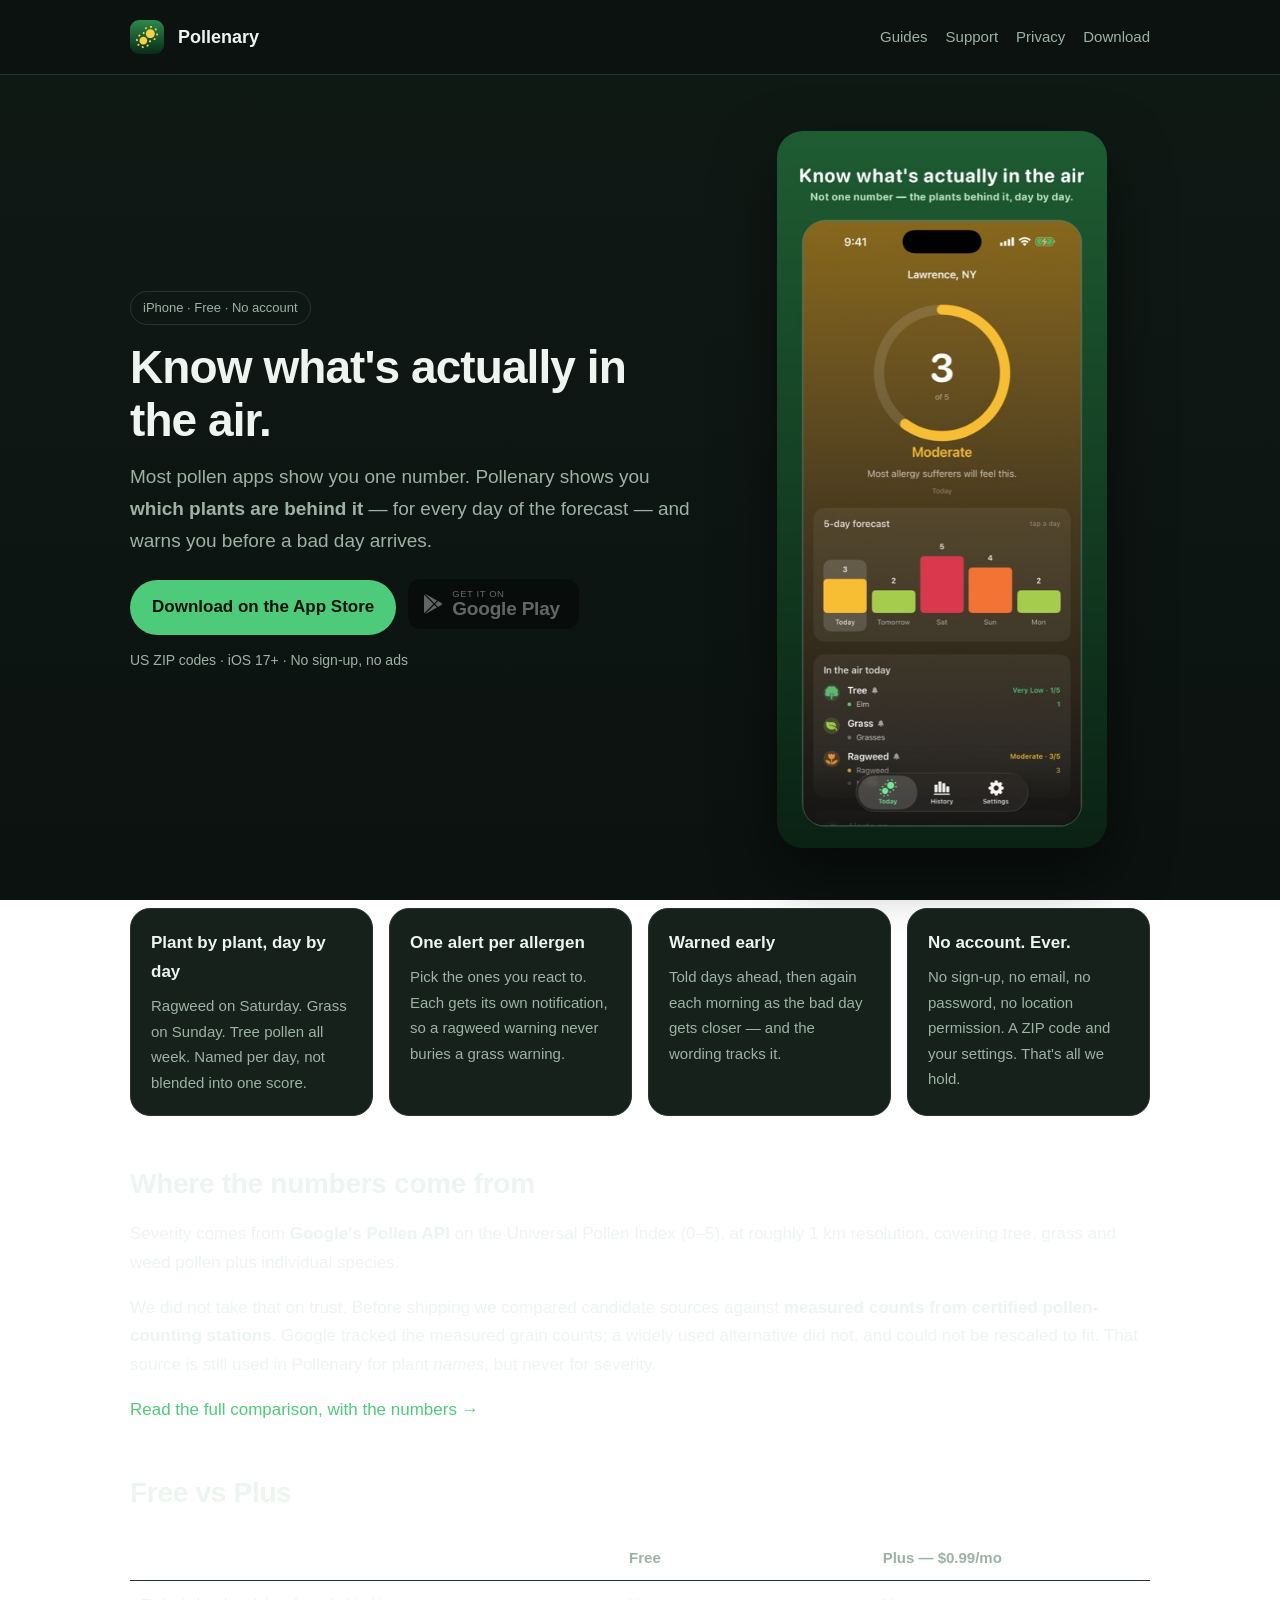
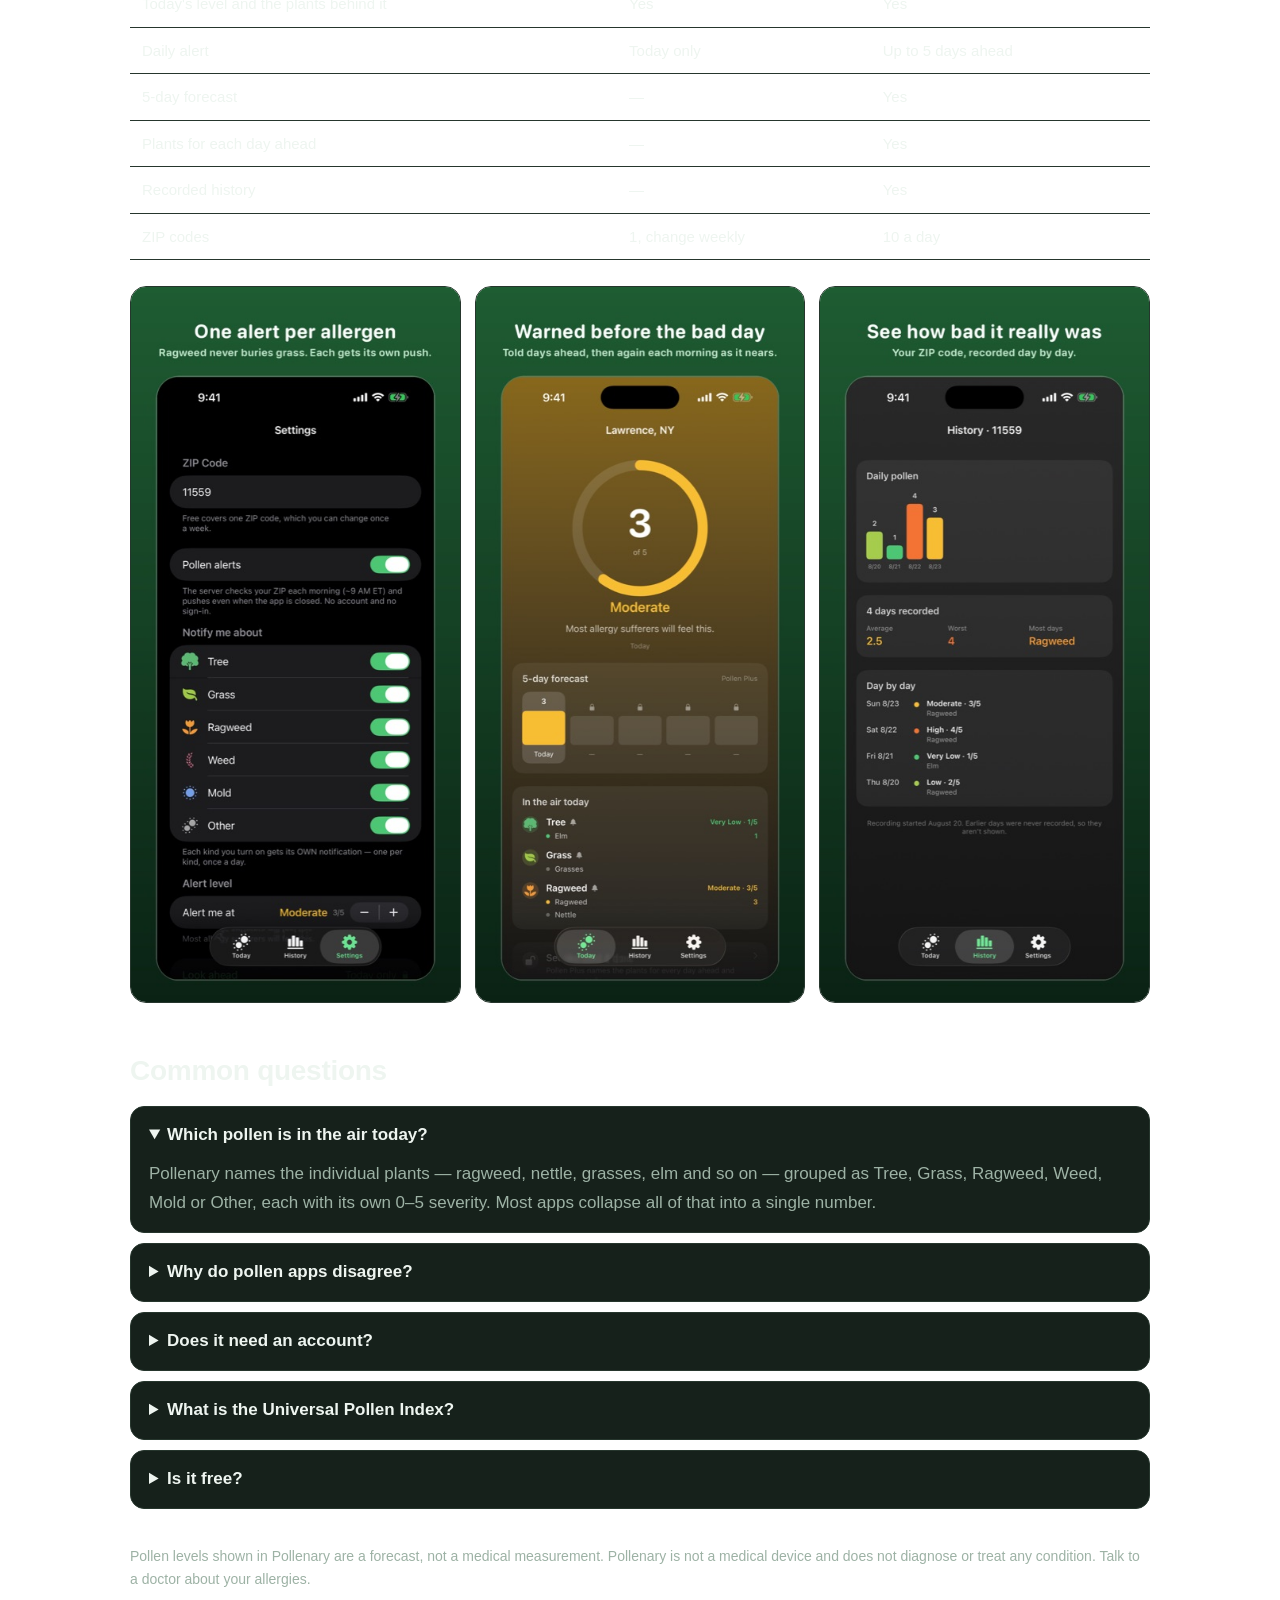
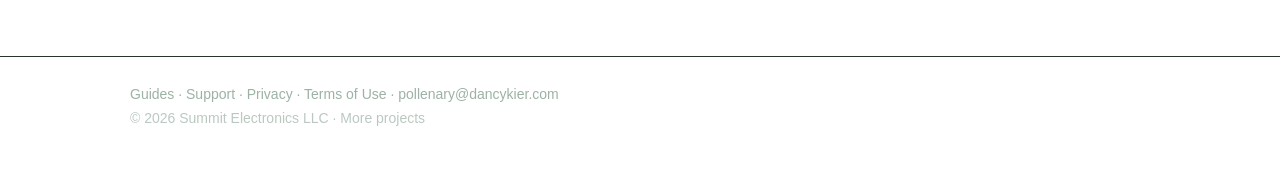
<file: index.html>
<!DOCTYPE html>
<html lang="en">
<head>
<meta charset="UTF-8">
<meta name="viewport" content="width=device-width, initial-scale=1.0">
<title>Pollenary — Pollen Forecast &amp; Per-Allergen Alerts for iPhone</title>
<meta name="description" content="Pollenary shows which plants are actually in the air — ragweed, grass, tree, mold — for every day of a 5-day forecast, and sends one alert per allergen. Free, no account, US ZIP codes. Built on Google's Pollen API and checked against real pollen-counting stations.">
<meta name="keywords" content="pollen count app, pollen forecast app, allergy forecast, ragweed forecast, allergy alert app, pollen app iphone, tree pollen, grass pollen, mold count, pollen count today, allergy app no account">
<link rel="canonical" href="https://pollenary.dancykier.com/">
<link rel="icon" type="image/png" href="assets/icon.png?v=1">
<link rel="apple-touch-icon" href="apple-touch-icon.png?v=1">
<meta property="og:type" content="website">
<meta property="og:title" content="Pollenary — Pollen Forecast &amp; Per-Allergen Alerts">
<meta property="og:description" content="Most pollen apps show one number. Pollenary shows which plants are behind it, day by day, and warns you before a bad day arrives.">
<meta property="og:url" content="https://pollenary.dancykier.com/">
<meta property="og:image" content="https://pollenary.dancykier.com/assets/01-today.jpg">
<meta name="twitter:card" content="summary_large_image">
<meta name="twitter:title" content="Pollenary — Pollen Forecast &amp; Per-Allergen Alerts">
<meta name="twitter:description" content="See which plants are actually in the air, day by day. One alert per allergen. No account.">
<meta name="twitter:image" content="https://pollenary.dancykier.com/assets/01-today.jpg">
<link rel="stylesheet" href="assets/site.css?v=1">
<script type="application/ld+json">
{
  "@context":"https://schema.org",
  "@type":"MobileApplication",
  "name":"Pollenary",
  "alternateName":"Pollenary — Pollen forecast & alerts",
  "operatingSystem":"iOS 17.0 or later",
  "applicationCategory":"HealthApplication",
  "description":"Pollenary is an iPhone pollen forecast app for US ZIP codes. Instead of a single combined pollen number, it shows which plants are actually in the air — ragweed, grass, tree, mold — for each day of a 5-day forecast, and sends a separate push notification for every allergen you choose. Severity uses Google's Pollen API on the Universal Pollen Index (0–5) at 1 km resolution. There are no accounts, no sign-in and no ads. Today's pollen and a daily alert are free; Pollenary Plus adds the 5-day forecast, the per-day plant breakdown, early alerts and recorded history.",
  "url":"https://pollenary.dancykier.com/",
  "downloadUrl":"https://apps.apple.com/us/app/id6775881137",
  "author":{"@type":"Organization","name":"Summit Electronics LLC"},
  "offers":[
    {"@type":"Offer","price":"0","priceCurrency":"USD","description":"Free — today's pollen level, the plants behind it, and a daily alert"},
    {"@type":"Offer","price":"0.99","priceCurrency":"USD","description":"Pollenary Plus — 5-day forecast, plants per day, early alerts, history"}
  ],
  "screenshot":[
    "https://pollenary.dancykier.com/assets/01-today.jpg",
    "https://pollenary.dancykier.com/assets/02-alerts.jpg",
    "https://pollenary.dancykier.com/assets/04-history.jpg"
  ],
  "featureList":[
    "Shows which plants are in the air, not just one combined number",
    "Per-day plant breakdown across a 5-day forecast",
    "One push notification per allergen — ragweed never buries grass",
    "Early warnings repeated each morning as a bad day approaches",
    "Recorded daily history for your ZIP code",
    "No account, no sign-in, no ads, no location tracking",
    "Severity from Google's Pollen API on the Universal Pollen Index (0-5)"
  ]
}
</script>
<script type="application/ld+json">
{
  "@context":"https://schema.org",
  "@type":"FAQPage",
  "mainEntity":[
    {"@type":"Question","name":"Which pollen is in the air today?",
     "acceptedAnswer":{"@type":"Answer","text":"Pollenary names the individual plants behind the day's pollen level — for example ragweed, nettle, grasses, elm — rather than showing one combined score. Each is grouped as Tree, Grass, Ragweed, Weed, Mold or Other, and each carries its own 0–5 severity."}},
    {"@type":"Question","name":"Why do pollen apps disagree with each other?",
     "acceptedAnswer":{"@type":"Answer","text":"Because most pollen numbers are model forecasts, not measurements, and different providers use different scales and models. In a comparison of 175 place-days across 35 US cities, two widely used sources agreed on whether a day was bad only about half the time, and the correlation between them was weak. Measured counts from certified counting stations are the tiebreaker."}},
    {"@type":"Question","name":"Does Pollenary need an account?",
     "acceptedAnswer":{"@type":"Answer","text":"No. Pollenary has no accounts, no sign-up and no login. It stores a ZIP code, your alert settings and an anonymous notification token. It never asks for location permission."}},
    {"@type":"Question","name":"What is the Universal Pollen Index?",
     "acceptedAnswer":{"@type":"Answer","text":"The Universal Pollen Index (UPI) is a 0–5 scale used by Google's Pollen API: 0 None, 1 Very Low, 2 Low, 3 Moderate, 4 High, 5 Very High. It is reported per pollen type and per plant, at roughly 1 km resolution."}},
    {"@type":"Question","name":"Is Pollenary free?",
     "acceptedAnswer":{"@type":"Answer","text":"Yes. Today's pollen level, the plants behind it and a daily alert are free forever. Pollenary Plus, $0.99 per month, adds the 5-day forecast, the plants for each day ahead, early alerts and recorded history."}}
  ]
}
</script>
<style>
/* Greyed Google Play badge: Android is coming soon (2026-10-15) */
.gplay-wrap{position:relative;display:inline-flex;vertical-align:middle;outline:none;cursor:default}
.gplay{display:inline-flex;align-items:center;gap:9px;padding:9px 18px 9px 14px;border-radius:12px;background:#000;color:#fff;
  border:1px solid #000;line-height:1.05;opacity:.35;filter:grayscale(1);user-select:none;text-align:left;
  font-family:-apple-system,BlinkMacSystemFont,"Segoe UI",Roboto,Helvetica,Arial,sans-serif}
.gplay svg{width:20px;height:22px;flex:none}
.gplay span{display:flex;flex-direction:column;font-size:19px;font-weight:600;letter-spacing:-.01em}
.gplay small{font-size:9.5px;font-weight:500;letter-spacing:.06em;text-transform:uppercase}
.gplay-wrap::after{content:"Android: coming soon";position:absolute;bottom:calc(100% + 8px);left:50%;transform:translateX(-50%);
  background:#1e293b;color:#e2e8f0;font:600 11px/1 -apple-system,BlinkMacSystemFont,"Segoe UI",Roboto,sans-serif;letter-spacing:.05em;
  text-transform:uppercase;padding:6px 10px;border-radius:7px;white-space:nowrap;opacity:0;pointer-events:none;transition:opacity .15s;z-index:5}
.gplay-wrap:hover::after,.gplay-wrap:focus::after{opacity:1}
@media (prefers-color-scheme:dark){.gplay{border-color:#555}}
</style>
</head>
<body>
<header class="site"><div class="wrap">
  <img src="assets/icon.png" alt="Pollenary app icon">
  <span class="brand">Pollenary</span>
  <nav>
    <a href="/blog/">Guides</a>
    <a href="/support.html">Support</a>
    <a href="/privacy.html">Privacy</a>
    <a href="https://apps.apple.com/us/app/id6775881137">Download</a>
  </nav>
</div></header>

<main class="wrap">
  <section class="hero">
    <div>
      <span class="pill">iPhone · Free · No account</span>
      <h1>Know what's actually in the air.</h1>
      <p class="lede">Most pollen apps show you one number. Pollenary shows you <strong>which plants are behind it</strong> — for every day of the forecast — and warns you before a bad day arrives.</p>
      <div style="display:flex;flex-wrap:wrap;gap:12px;align-items:center;justify-content:flex-start;"><a class="cta" href="https://apps.apple.com/us/app/id6775881137">Download on the App Store</a><span class="gplay-wrap" tabindex="0" title="Android: coming soon"><span class="gplay" aria-label="Google Play: Android coming soon"><svg viewBox="0 0 24 24" fill="currentColor" aria-hidden="true"><path d="M22.018 13.298l-3.919 2.218-3.515-3.493 3.543-3.521 3.891 2.202a1.49 1.49 0 0 1 0 2.594zM1.337.924a1.486 1.486 0 0 0-.112.568v21.017c0 .217.045.419.124.6l11.155-11.087L1.337.924zm12.207 10.065l3.258-3.238L3.45.195a1.466 1.466 0 0 0-.946-.179l11.04 10.973zm0 2.067l-11 10.933c.298.036.612-.016.906-.183l13.324-7.54-3.23-3.21z"/></svg><span><small>Get it on</small>Google Play</span></span></span></div>
      <p class="note" style="margin-top:14px">US ZIP codes · iOS 17+ · No sign-up, no ads</p>
    </div>
    <img class="shot" src="assets/01-today.jpg" alt="Pollenary showing today's pollen level and the plants behind it">
  </section>

  <div class="grid">
    <div class="card"><h3>Plant by plant, day by day</h3><p>Ragweed on Saturday. Grass on Sunday. Tree pollen all week. Named per day, not blended into one score.</p></div>
    <div class="card"><h3>One alert per allergen</h3><p>Pick the ones you react to. Each gets its own notification, so a ragweed warning never buries a grass warning.</p></div>
    <div class="card"><h3>Warned early</h3><p>Told days ahead, then again each morning as the bad day gets closer — and the wording tracks it.</p></div>
    <div class="card"><h3>No account. Ever.</h3><p>No sign-up, no email, no password, no location permission. A ZIP code and your settings. That's all we hold.</p></div>
  </div>

  <h2 id="data">Where the numbers come from</h2>
  <p>Severity comes from <strong>Google's Pollen API</strong> on the Universal Pollen Index (0–5), at roughly 1&nbsp;km resolution, covering tree, grass and weed pollen plus individual species.</p>
  <p>We did not take that on trust. Before shipping we compared candidate sources against <strong>measured counts from certified pollen-counting stations</strong>. Google tracked the measured grain counts; a widely used alternative did not, and could not be rescaled to fit. That source is still used in Pollenary for plant <em>names</em>, but never for severity.</p>
  <p><a href="/blog/why-pollen-apps-disagree.html">Read the full comparison, with the numbers →</a></p>

  <h2>Free vs Plus</h2>
  <table>
    <tr><th>&nbsp;</th><th>Free</th><th>Plus — $0.99/mo</th></tr>
    <tr><td>Today's level and the plants behind it</td><td>Yes</td><td>Yes</td></tr>
    <tr><td>Daily alert</td><td>Today only</td><td>Up to 5 days ahead</td></tr>
    <tr><td>5-day forecast</td><td>—</td><td>Yes</td></tr>
    <tr><td>Plants for each day ahead</td><td>—</td><td>Yes</td></tr>
    <tr><td>Recorded history</td><td>—</td><td>Yes</td></tr>
    <tr><td>ZIP codes</td><td>1, change weekly</td><td>10 a day</td></tr>
  </table>

  <div class="shots">
    <img src="assets/02-alerts.jpg" alt="Per-allergen notification toggles in Pollenary settings">
    <img src="assets/03-ahead.jpg" alt="Pollenary five-day forecast strip">
    <img src="assets/04-history.jpg" alt="Pollenary recorded pollen history chart">
  </div>

  <h2 id="faq">Common questions</h2>
  <div class="faq">
    <details open><summary>Which pollen is in the air today?</summary><p>Pollenary names the individual plants — ragweed, nettle, grasses, elm and so on — grouped as Tree, Grass, Ragweed, Weed, Mold or Other, each with its own 0–5 severity. Most apps collapse all of that into a single number.</p></details>
    <details><summary>Why do pollen apps disagree?</summary><p>Because most pollen numbers are model forecasts, not measurements. Across 175 place-days in 35 US cities we found two widely used sources agreed on whether a day was "bad" only about half the time. <a href="/blog/why-pollen-apps-disagree.html">The full comparison is here.</a></p></details>
    <details><summary>Does it need an account?</summary><p>No. No sign-up, no email, no password. Pollenary never asks for location permission — you type a ZIP code.</p></details>
    <details><summary>What is the Universal Pollen Index?</summary><p>A 0–5 scale: 0 None, 1 Very Low, 2 Low, 3 Moderate, 4 High, 5 Very High. <a href="/blog/universal-pollen-index-explained.html">Explained in full here.</a></p></details>
    <details><summary>Is it free?</summary><p>Yes. Today's pollen and a daily alert are free forever. Pollenary Plus is $0.99 a month for the 5-day forecast, per-day plants, early alerts and history.</p></details>
  </div>

  <p class="note" style="margin-top:36px">Pollen levels shown in Pollenary are a forecast, not a medical measurement. Pollenary is not a medical device and does not diagnose or treat any condition. Talk to a doctor about your allergies.</p>
</main>

<footer class="site"><div class="wrap">
  <a href="/blog/">Guides</a> · <a href="/support.html">Support</a> · <a href="/privacy.html">Privacy</a> ·
  <a href="https://www.apple.com/legal/internet-services/itunes/dev/stdeula/">Terms of Use</a> ·
  <a href="mailto:pollenary@dancykier.com">pollenary@dancykier.com</a><br>
  <span style="opacity:.7">© 2026 Summit Electronics LLC · <a href="https://projects.dancykier.com/">More projects</a></span>
</div></footer>
</body>
</html>
</file>
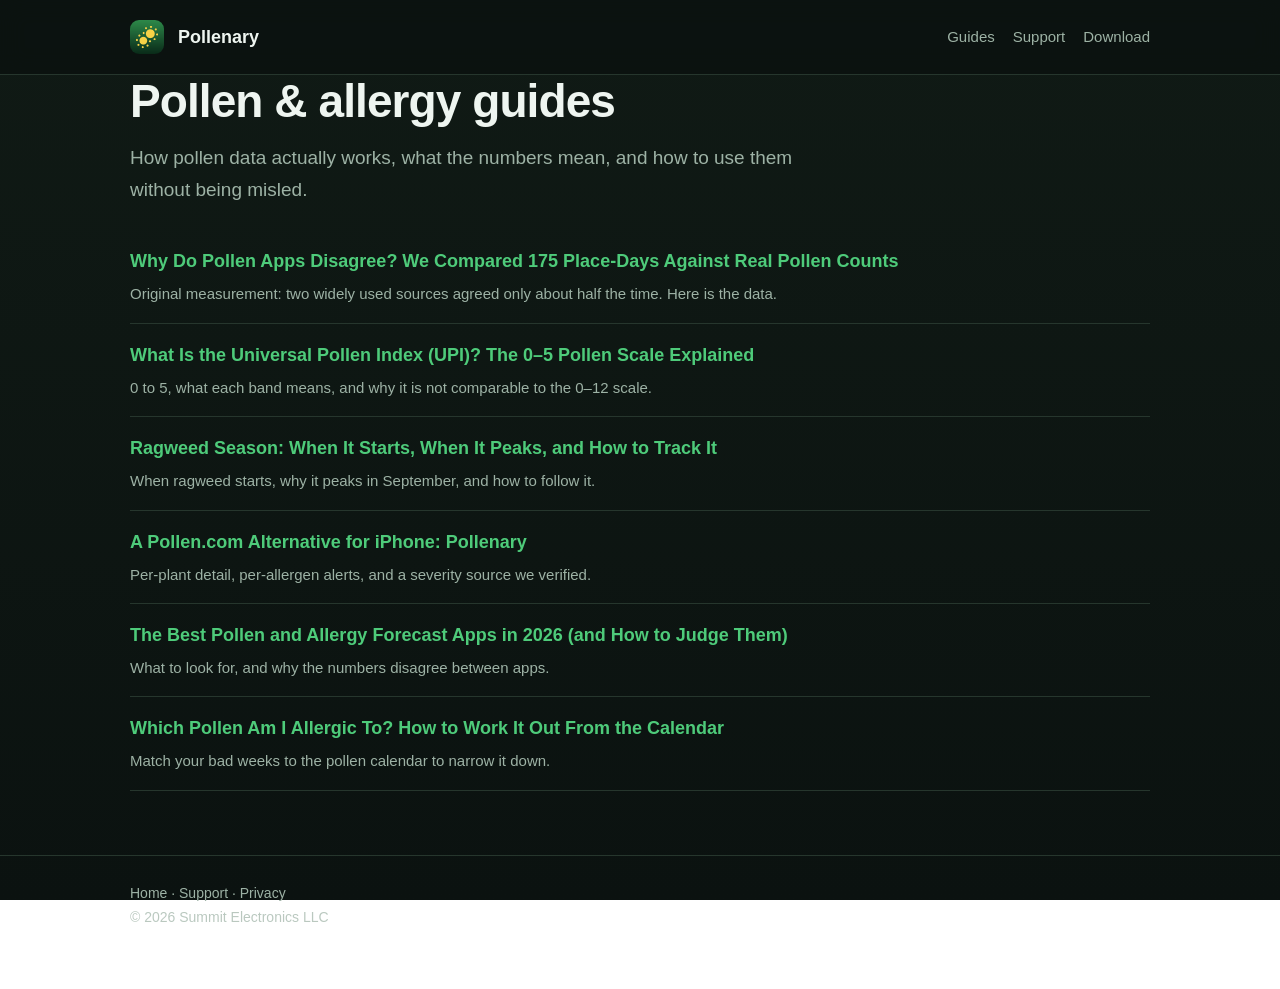
<file: blog/index.html>
<!DOCTYPE html>
<html lang="en"><head>
<meta charset="UTF-8"><meta name="viewport" content="width=device-width, initial-scale=1.0">
<title>Pollen &amp; Allergy Guides — Pollenary</title>
<meta name="description" content="Practical guides to pollen: why apps disagree, what the Universal Pollen Index means, when ragweed season runs, and how to work out which pollen you react to.">
<link rel="canonical" href="https://pollenary.dancykier.com/blog/">
<link rel="icon" type="image/png" href="/assets/icon.png?v=1">
<link rel="stylesheet" href="/assets/site.css?v=1">
<script type="application/ld+json">
{"@context":"https://schema.org","@type":"Blog","name":"Pollenary Guides",
"url":"https://pollenary.dancykier.com/blog/",
"description":"Guides to pollen forecasting, allergy seasons and how to read pollen data.",
"publisher":{"@type":"Organization","name":"Pollenary"}}
</script>
</head><body>
<header class="site"><div class="wrap">
  <a href="/" style="display:flex;align-items:center;gap:14px;color:inherit">
    <img src="/assets/icon.png" alt="Pollenary"><span class="brand">Pollenary</span></a>
  <nav><a href="/blog/">Guides</a><a href="/support.html">Support</a><a href="https://apps.apple.com/us/app/id6775881137">Download</a></nav>
</div></header>
<main class="wrap">
<h1>Pollen &amp; allergy guides</h1>
<p class="lede">How pollen data actually works, what the numbers mean, and how to use them without being misled.</p>
<ul class="postlist">
  <li><a href="/blog/why-pollen-apps-disagree.html">Why Do Pollen Apps Disagree? We Compared 175 Place-Days Against Real Pollen Counts</a><p>Original measurement: two widely used sources agreed only about half the time. Here is the data.</p></li>
  <li><a href="/blog/universal-pollen-index-explained.html">What Is the Universal Pollen Index (UPI)? The 0–5 Pollen Scale Explained</a><p>0 to 5, what each band means, and why it is not comparable to the 0–12 scale.</p></li>
  <li><a href="/blog/ragweed-season-guide.html">Ragweed Season: When It Starts, When It Peaks, and How to Track It</a><p>When ragweed starts, why it peaks in September, and how to follow it.</p></li>
  <li><a href="/blog/pollen-com-alternative.html">A Pollen.com Alternative for iPhone: Pollenary</a><p>Per-plant detail, per-allergen alerts, and a severity source we verified.</p></li>
  <li><a href="/blog/best-pollen-forecast-apps.html">The Best Pollen and Allergy Forecast Apps in 2026 (and How to Judge Them)</a><p>What to look for, and why the numbers disagree between apps.</p></li>
  <li><a href="/blog/which-pollen-am-i-allergic-to.html">Which Pollen Am I Allergic To? How to Work It Out From the Calendar</a><p>Match your bad weeks to the pollen calendar to narrow it down.</p></li>
</ul>
</main>
<footer class="site"><div class="wrap">
<a href="/">Home</a> · <a href="/support.html">Support</a> · <a href="/privacy.html">Privacy</a><br>
<span style="opacity:.7">© 2026 Summit Electronics LLC</span>
</div></footer></body></html>
</file>
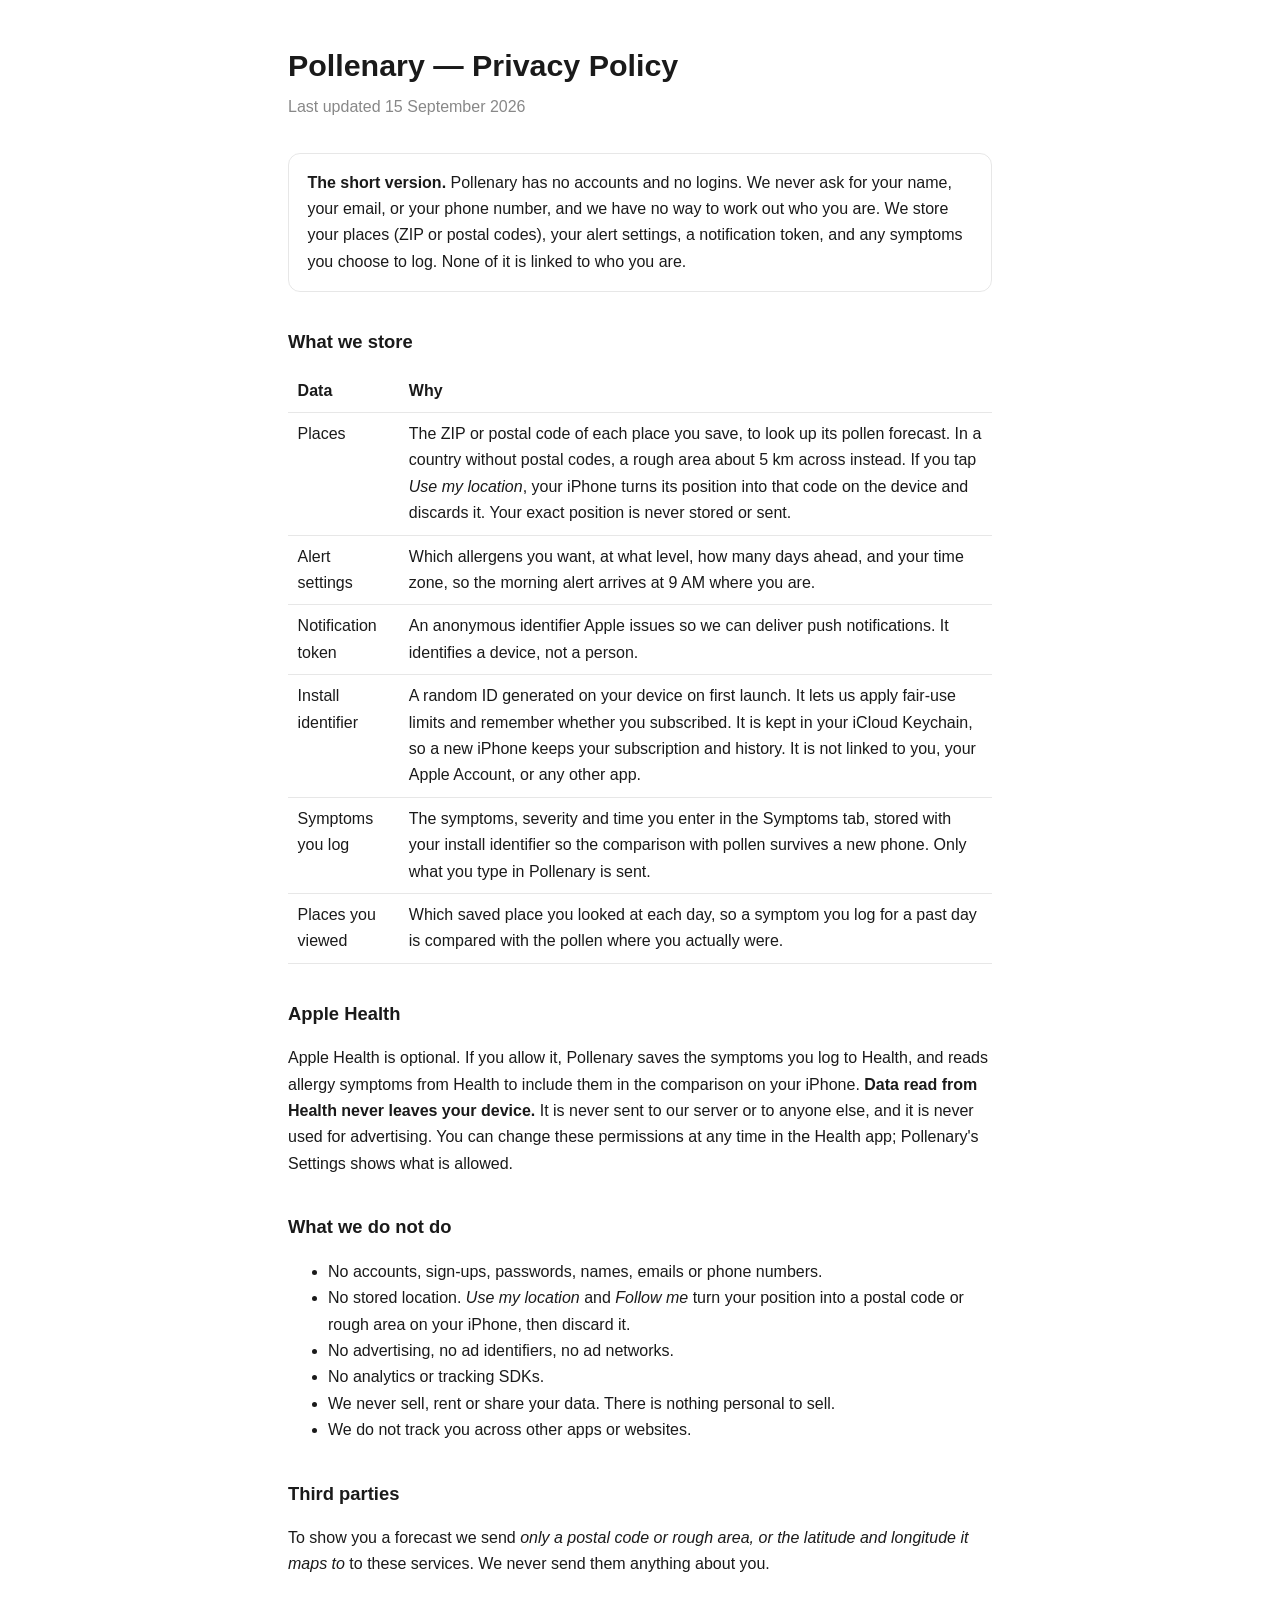
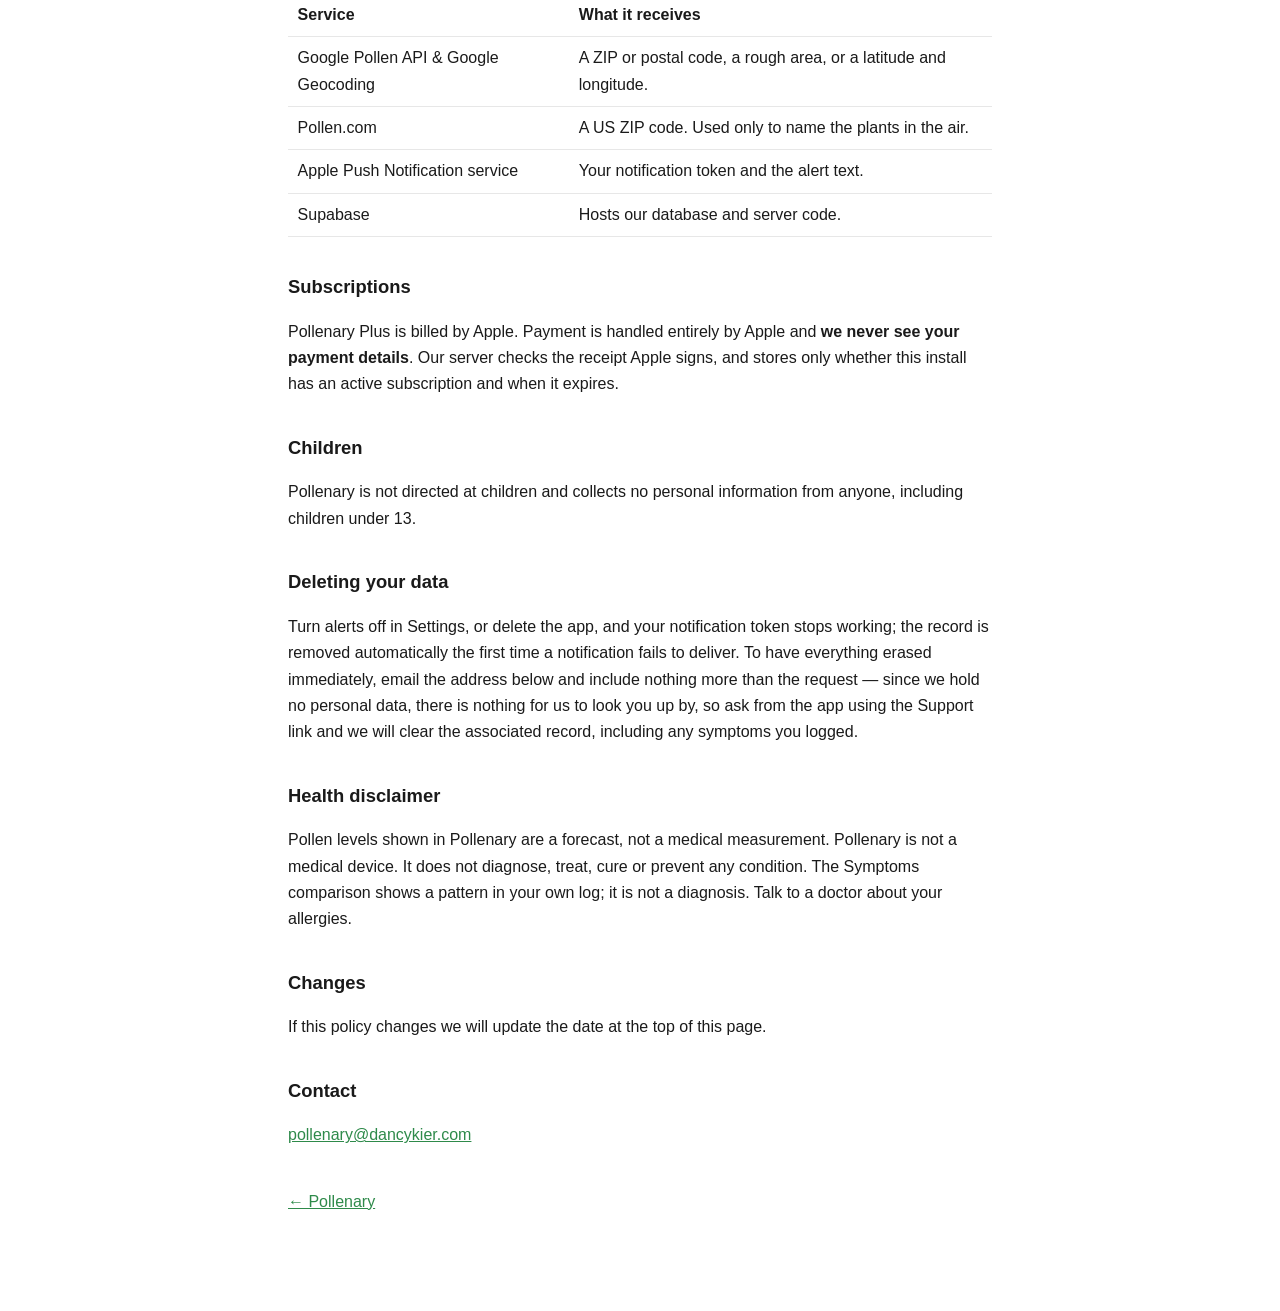
<file: privacy.html>
<!doctype html>
<html lang="en"><head>
<meta charset="utf-8"><meta name="viewport" content="width=device-width,initial-scale=1">
<title>Pollenary — Privacy Policy</title>
<link rel="canonical" href="https://pollenary.dancykier.com/privacy.html">
<style>
:root{color-scheme:light dark}
body{max-width:44rem;margin:0 auto;padding:2.5rem 1.25rem 5rem;
 font:16px/1.65 -apple-system,BlinkMacSystemFont,"Segoe UI",Roboto,sans-serif;
 background:#fff;color:#1a1a1a}
@media(prefers-color-scheme:dark){body{background:#111;color:#e8e8e8}}
h1{font-size:1.9rem;margin:0 0 .25rem}h2{font-size:1.15rem;margin:2.2rem 0 .5rem}
.sub{color:#888;margin:0 0 2rem}
table{border-collapse:collapse;width:100%;margin:.75rem 0}
th,td{text-align:left;padding:.5rem .6rem;border-bottom:1px solid #8883;vertical-align:top}
code{background:#8882;padding:.1rem .35rem;border-radius:4px;font-size:.9em}
a{color:#2e8a4a}
.box{border:1px solid #8883;border-radius:12px;padding:1rem 1.15rem;margin:1.25rem 0}
</style></head><body>

<h1>Pollenary — Privacy Policy</h1>
<p class="sub">Last updated 15 September 2026</p>

<div class="box">
<strong>The short version.</strong> Pollenary has no accounts and no logins. We never ask for
your name, your email, or your phone number, and we have no way to work out who you are.
We store your places (ZIP or postal codes), your alert settings, a notification token, and any
symptoms you choose to log. None of it is linked to who you are.
</div>

<h2>What we store</h2>
<table>
<tr><th>Data</th><th>Why</th></tr>
<tr><td>Places</td><td>The ZIP or postal code of each place you save, to look up its pollen forecast. In a country without postal codes, a rough area about 5&nbsp;km across instead. If you tap <em>Use my location</em>, your iPhone turns its position into that code on the device and discards it. Your exact position is never stored or sent.</td></tr>
<tr><td>Alert settings</td><td>Which allergens you want, at what level, how many days ahead, and your time zone, so the morning alert arrives at 9&nbsp;AM where you are.</td></tr>
<tr><td>Notification token</td><td>An anonymous identifier Apple issues so we can deliver push notifications. It identifies a device, not a person.</td></tr>
<tr><td>Install identifier</td><td>A random ID generated on your device on first launch. It lets us apply fair-use limits and remember whether you subscribed. It is kept in your iCloud Keychain, so a new iPhone keeps your subscription and history. It is not linked to you, your Apple Account, or any other app.</td></tr>
<tr><td>Symptoms you log</td><td>The symptoms, severity and time you enter in the Symptoms tab, stored with your install identifier so the comparison with pollen survives a new phone. Only what you type in Pollenary is sent.</td></tr>
<tr><td>Places you viewed</td><td>Which saved place you looked at each day, so a symptom you log for a past day is compared with the pollen where you actually were.</td></tr>
</table>

<h2>Apple Health</h2>
<p>Apple Health is optional. If you allow it, Pollenary saves the symptoms you log to Health, and
reads allergy symptoms from Health to include them in the comparison on your iPhone.
<strong>Data read from Health never leaves your device.</strong> It is never sent to our server or
to anyone else, and it is never used for advertising. You can change these permissions at any time
in the Health app; Pollenary's Settings shows what is allowed.</p>

<h2>What we do not do</h2>
<ul>
<li>No accounts, sign-ups, passwords, names, emails or phone numbers.</li>
<li>No stored location. <em>Use my location</em> and <em>Follow me</em> turn your position into a postal code or rough area on your iPhone, then discard it.</li>
<li>No advertising, no ad identifiers, no ad networks.</li>
<li>No analytics or tracking SDKs.</li>
<li>We never sell, rent or share your data. There is nothing personal to sell.</li>
<li>We do not track you across other apps or websites.</li>
</ul>

<h2>Third parties</h2>
<p>To show you a forecast we send <em>only a postal code or rough area, or the latitude and
longitude it maps to</em> to these services. We never send them anything about you.</p>
<table>
<tr><th>Service</th><th>What it receives</th></tr>
<tr><td>Google Pollen API &amp; Google Geocoding</td><td>A ZIP or postal code, a rough area, or a latitude and longitude.</td></tr>
<tr><td>Pollen.com</td><td>A US ZIP code. Used only to name the plants in the air.</td></tr>
<tr><td>Apple Push Notification service</td><td>Your notification token and the alert text.</td></tr>
<tr><td>Supabase</td><td>Hosts our database and server code.</td></tr>
</table>

<h2>Subscriptions</h2>
<p>Pollenary Plus is billed by Apple. Payment is handled entirely by Apple and
<strong>we never see your payment details</strong>. Our server checks the receipt Apple signs, and
stores only whether this install has an active subscription and when it expires.</p>

<h2>Children</h2>
<p>Pollenary is not directed at children and collects no personal information from anyone,
including children under 13.</p>

<h2>Deleting your data</h2>
<p>Turn alerts off in Settings, or delete the app, and your notification token stops working; the
record is removed automatically the first time a notification fails to deliver. To have
everything erased immediately, email the address below and include nothing more than the request
— since we hold no personal data, there is nothing for us to look you up by, so ask from the app
using the Support link and we will clear the associated record, including any symptoms you logged.</p>

<h2>Health disclaimer</h2>
<p>Pollen levels shown in Pollenary are a forecast, not a medical measurement. Pollenary is not a
medical device. It does not diagnose, treat, cure or prevent any condition. The Symptoms
comparison shows a pattern in your own log; it is not a diagnosis. Talk to a doctor about your
allergies.</p>

<h2>Changes</h2>
<p>If this policy changes we will update the date at the top of this page.</p>

<h2>Contact</h2>
<p><a href="mailto:pollenary@dancykier.com">pollenary@dancykier.com</a></p>

<p style="margin-top:2.5rem"><a href="/">← Pollenary</a></p>
</body></html>
</file>
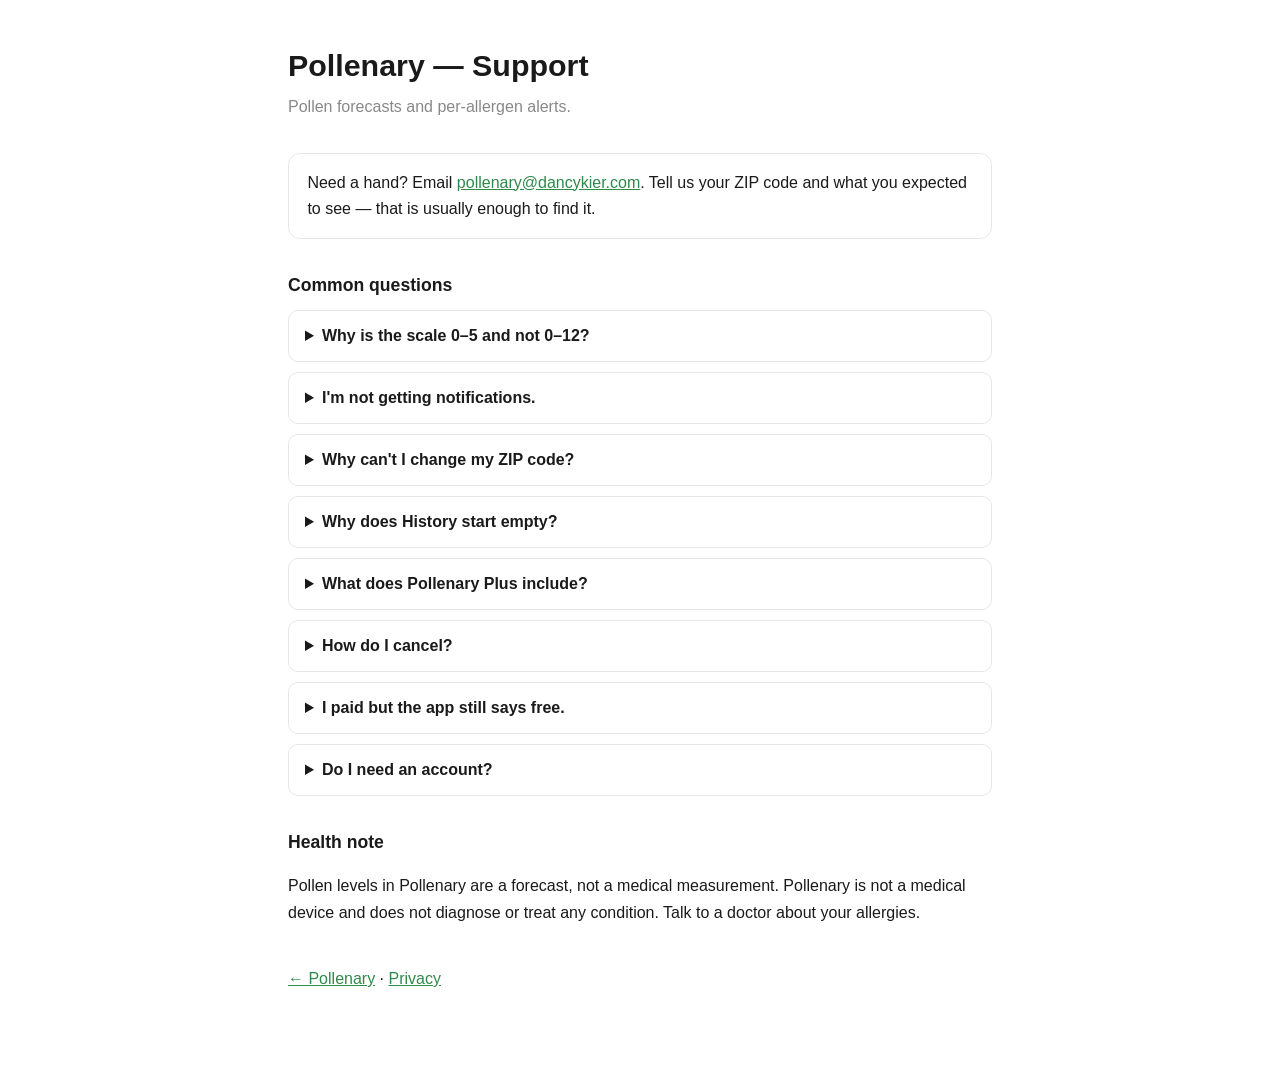
<file: support.html>
<!doctype html>
<html lang="en"><head>
<meta charset="utf-8"><meta name="viewport" content="width=device-width,initial-scale=1">
<title>Pollenary — Support</title>
<link rel="canonical" href="https://pollenary.dancykier.com/support.html">
<style>
:root{color-scheme:light dark}
body{max-width:44rem;margin:0 auto;padding:2.5rem 1.25rem 5rem;
 font:16px/1.65 -apple-system,BlinkMacSystemFont,"Segoe UI",Roboto,sans-serif;
 background:#fff;color:#1a1a1a}
@media(prefers-color-scheme:dark){body{background:#111;color:#e8e8e8}}
h1{font-size:1.9rem;margin:0 0 .25rem}h2{font-size:1.1rem;margin:2rem 0 .4rem}
.sub{color:#888;margin:0 0 2rem}
a{color:#2e8a4a}
details{border:1px solid #8883;border-radius:10px;padding:.75rem 1rem;margin:.6rem 0}
summary{cursor:pointer;font-weight:600}
details p{margin:.6rem 0 .2rem}
.box{border:1px solid #8883;border-radius:12px;padding:1rem 1.15rem;margin:1.5rem 0}
</style></head><body>

<h1>Pollenary — Support</h1>
<p class="sub">Pollen forecasts and per-allergen alerts.</p>

<div class="box">
Need a hand? Email <a href="mailto:pollenary@dancykier.com">pollenary@dancykier.com</a>.
Tell us your ZIP code and what you expected to see — that is usually enough to find it.
</div>

<h2>Common questions</h2>

<details><summary>Why is the scale 0–5 and not 0–12?</summary>
<p>Pollenary uses Google's Universal Pollen Index, which runs 0–5. We compared several sources
against real pollen-counting stations and Google matched the measured counts most closely, so
that is the number we show. Other apps use a 0–12 scale from a different provider; the two are
not interchangeable and should not be compared directly.</p></details>

<details><summary>I'm not getting notifications.</summary>
<p>Check three things. One: alerts are turned on in the app's Settings tab. Two: notifications
are allowed for Pollenary in iOS Settings → Notifications. Three: your alert level is not set
higher than the pollen actually gets where you live — if it is set to Very High you will rarely
hear from us. Alerts are sent each morning, around 9 AM Eastern.</p></details>

<details><summary>Why can't I change my ZIP code?</summary>
<p>The free version covers one ZIP code, which you can change once a week. That keeps the
forecast costs sustainable without ads. Pollenary Plus covers up to 10 ZIP codes a day.</p></details>

<details><summary>Why does History start empty?</summary>
<p>Because we only record days we actually observed. We deliberately did not import history from
another provider whose numbers we could not verify. Your history starts the day you begin using
the app and grows from there.</p></details>

<details><summary>What does Pollenary Plus include?</summary>
<p>The full 5-day forecast, which plants drive each day ahead, early warnings repeated each
morning as a bad day approaches, recorded history for your ZIP code, and up to 10 ZIP codes a
day. It is $0.99 per month.</p></details>

<details><summary>How do I cancel?</summary>
<p>Subscriptions are managed by Apple, not by us. On your iPhone open Settings, tap your name,
tap Subscriptions, then choose Pollenary. You can also tap "Manage subscription" in the app's
Settings tab.</p></details>

<details><summary>I paid but the app still says free.</summary>
<p>Open the Settings tab and tap "Restore purchase". Make sure you are signed in to the same
Apple Account you bought it with. If it still does not appear, email us.</p></details>

<details><summary>Do I need an account?</summary>
<p>No. Pollenary has no accounts, no sign-up and no login. We do not know who you are. See the
<a href="/privacy.html">privacy policy</a>.</p></details>

<h2>Health note</h2>
<p>Pollen levels in Pollenary are a forecast, not a medical measurement. Pollenary is not a
medical device and does not diagnose or treat any condition. Talk to a doctor about your
allergies.</p>

<p style="margin-top:2.5rem">
<a href="/">← Pollenary</a> · <a href="/privacy.html">Privacy</a>
</p>
</body></html>
</file>
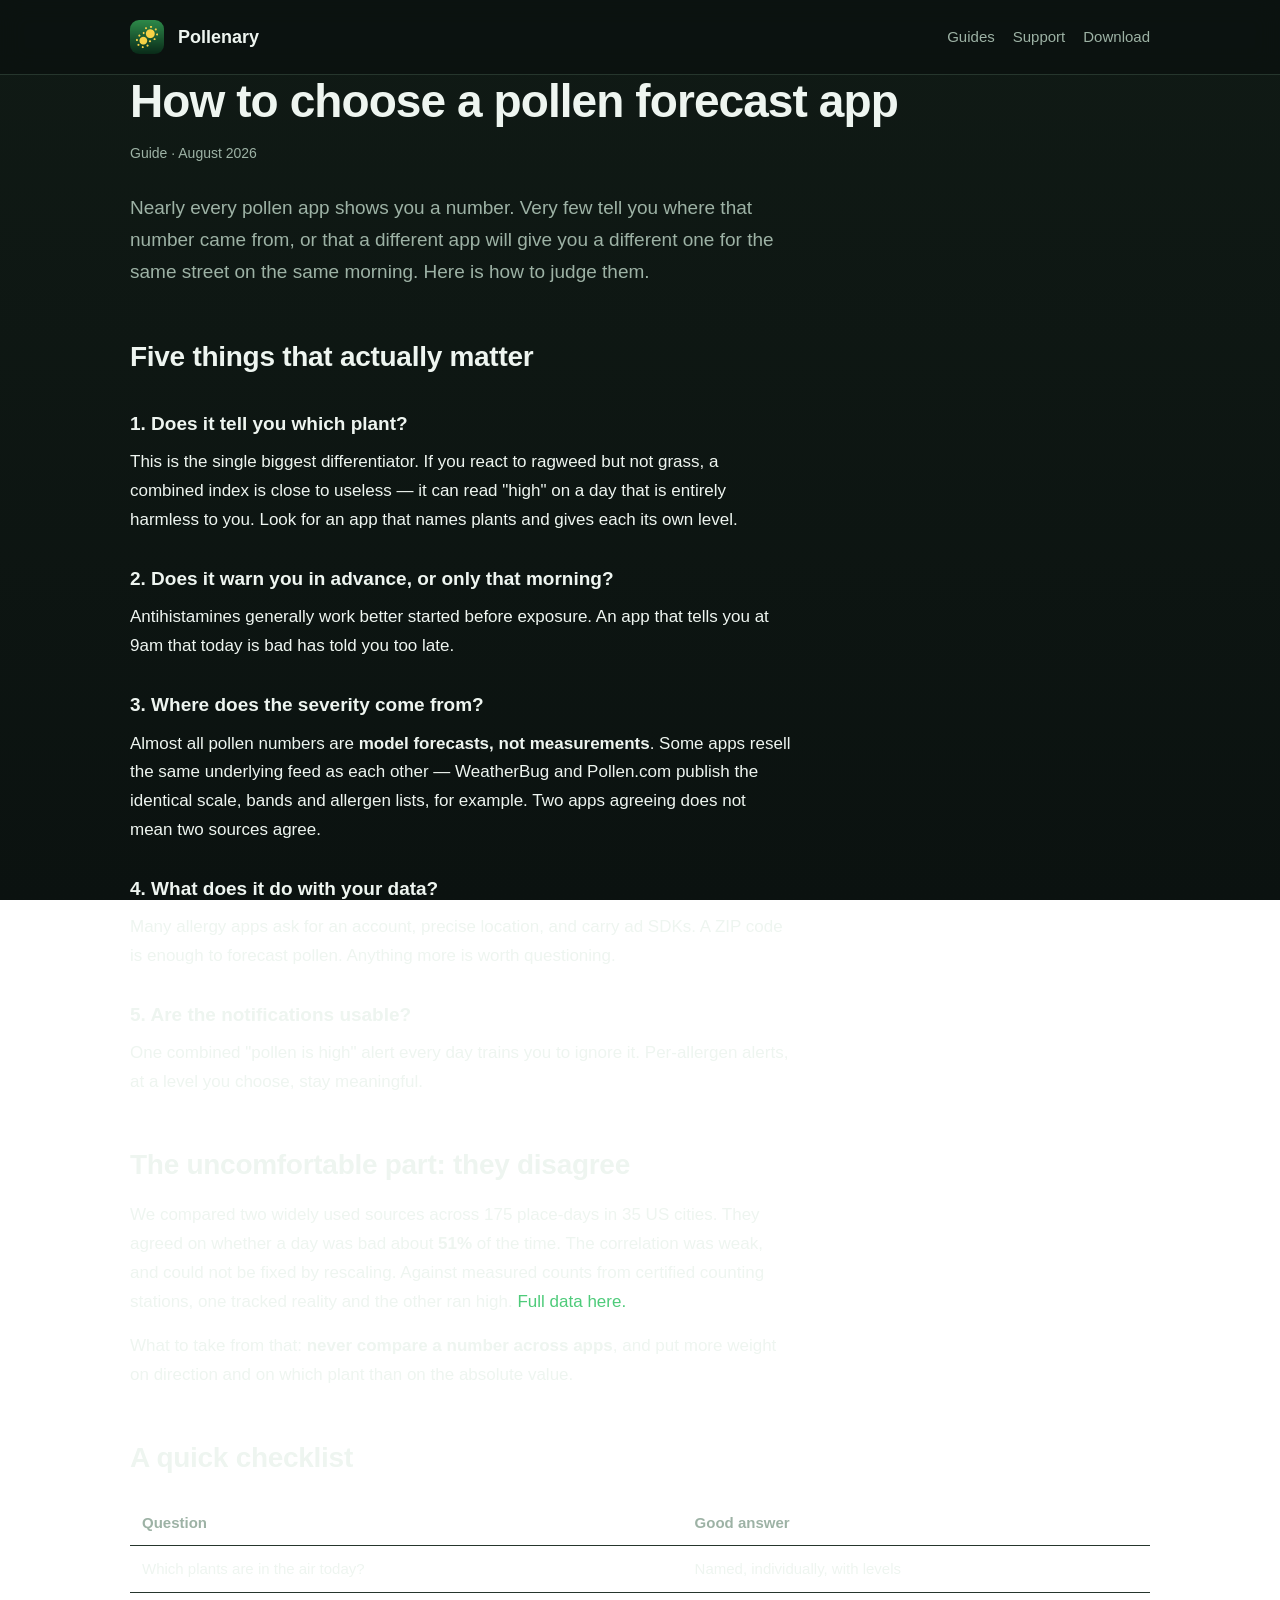
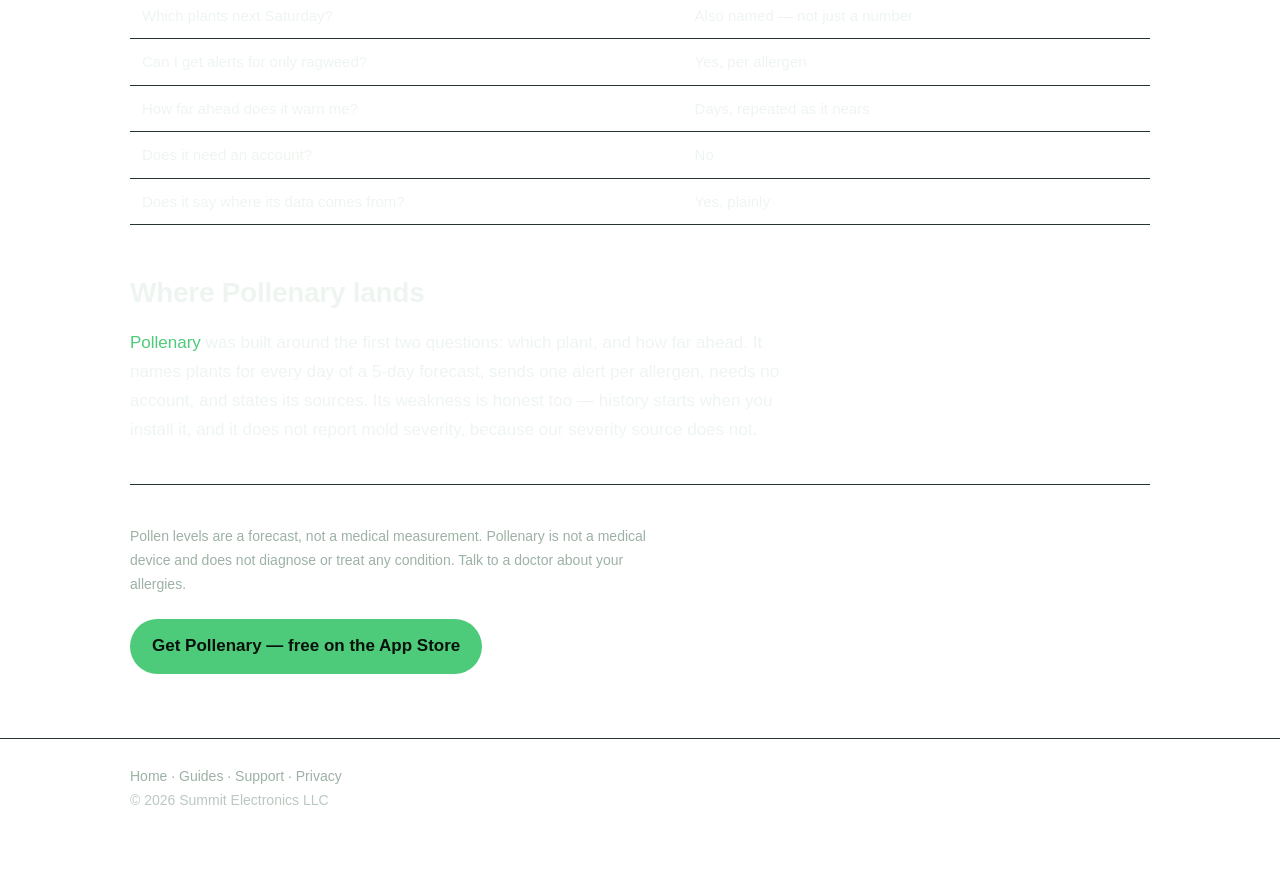
<file: blog/best-pollen-forecast-apps.html>
<!DOCTYPE html>
<html lang="en"><head>
<meta charset="UTF-8"><meta name="viewport" content="width=device-width, initial-scale=1.0">
<title>The Best Pollen and Allergy Forecast Apps in 2026 (and How to Judge Them)</title>
<meta name="description" content="A practical guide to choosing a pollen app: what to look for, why the numbers disagree between apps, and which trade-offs actually matter for allergy sufferers.">
<link rel="canonical" href="https://pollenary.dancykier.com/blog/best-pollen-forecast-apps.html">
<link rel="icon" type="image/png" href="/assets/icon.png?v=1">
<meta property="og:type" content="article">
<meta property="og:title" content="The Best Pollen and Allergy Forecast Apps in 2026 (and How to Judge Them)">
<meta property="og:description" content="A practical guide to choosing a pollen app: what to look for, why the numbers disagree between apps, and which trade-offs actually matter for allergy sufferers.">
<meta property="og:url" content="https://pollenary.dancykier.com/blog/best-pollen-forecast-apps.html">
<meta property="og:image" content="https://pollenary.dancykier.com/assets/01-today.jpg">
<meta name="twitter:card" content="summary_large_image">
<link rel="stylesheet" href="/assets/site.css?v=1">
<script type="application/ld+json">
{"@context":"https://schema.org","@type":"Article","headline":"The Best Pollen and Allergy Forecast Apps in 2026 (and How to Judge Them)",
"description":"A practical guide to choosing a pollen app: what to look for, why the numbers disagree between apps, and which trade-offs actually matter for allergy sufferers.","datePublished":"2026-08-25","dateModified":"2026-08-25",
"author":{"@type":"Organization","name":"Pollenary"},
"publisher":{"@type":"Organization","name":"Pollenary","logo":{"@type":"ImageObject","url":"https://pollenary.dancykier.com/assets/icon.png"}},
"mainEntityOfPage":{"@type":"WebPage","@id":"https://pollenary.dancykier.com/blog/best-pollen-forecast-apps.html"}}
</script>
<script type="application/ld+json">{"@context":"https://schema.org","@type":"FAQPage","mainEntity":[{"@type":"Question","name":"Which pollen app is the most accurate?","acceptedAnswer":{"@type":"Answer","text":"There is no single answer, because most pollen numbers are model forecasts and providers disagree. The most reliable check is a certified pollen-counting station near you, which reports measured grains per cubic metre. In our comparison against station data for the New York area, Google's Pollen API tracked the measured counts more closely than a widely used 0-12 index did."}},{"@type":"Question","name":"Do pollen apps use real measurements?","acceptedAnswer":{"@type":"Answer","text":"Usually not. Most publish modelled forecasts. Measured counts come from certified counting stations that capture grains on a slide and count them under a microscope, and those are typically published a day behind."}}]}</script>
</head><body>
<header class="site"><div class="wrap">
  <a href="/" style="display:flex;align-items:center;gap:14px;color:inherit">
    <img src="/assets/icon.png" alt="Pollenary"><span class="brand">Pollenary</span></a>
  <nav><a href="/blog/">Guides</a><a href="/support.html">Support</a><a href="https://apps.apple.com/us/app/id6775881137">Download</a></nav>
</div></header>
<main class="wrap"><article>

<h1>How to choose a pollen forecast app</h1>
<p class="meta">Guide · August 2026</p>
<p class="lede">Nearly every pollen app shows you a number. Very few tell you where that number came from, or that a different app will give you a different one for the same street on the same morning. Here is how to judge them.</p>

<h2>Five things that actually matter</h2>
<h3>1. Does it tell you which plant?</h3>
<p>This is the single biggest differentiator. If you react to ragweed but not grass, a combined index is close to useless — it can read "high" on a day that is entirely harmless to you. Look for an app that names plants and gives each its own level.</p>

<h3>2. Does it warn you in advance, or only that morning?</h3>
<p>Antihistamines generally work better started before exposure. An app that tells you at 9am that today is bad has told you too late.</p>

<h3>3. Where does the severity come from?</h3>
<p>Almost all pollen numbers are <strong>model forecasts, not measurements</strong>. Some apps resell the same underlying feed as each other — WeatherBug and Pollen.com publish the identical scale, bands and allergen lists, for example. Two apps agreeing does not mean two sources agree.</p>

<h3>4. What does it do with your data?</h3>
<p>Many allergy apps ask for an account, precise location, and carry ad SDKs. A ZIP code is enough to forecast pollen. Anything more is worth questioning.</p>

<h3>5. Are the notifications usable?</h3>
<p>One combined "pollen is high" alert every day trains you to ignore it. Per-allergen alerts, at a level you choose, stay meaningful.</p>

<h2>The uncomfortable part: they disagree</h2>
<p>We compared two widely used sources across 175 place-days in 35 US cities. They agreed on whether a day was bad about <strong>51%</strong> of the time. The correlation was weak, and could not be fixed by rescaling. Against measured counts from certified counting stations, one tracked reality and the other ran high. <a href="/blog/why-pollen-apps-disagree.html">Full data here.</a></p>
<p>What to take from that: <strong>never compare a number across apps</strong>, and put more weight on direction and on which plant than on the absolute value.</p>

<h2>A quick checklist</h2>
<table>
  <tr><th>Question</th><th>Good answer</th></tr>
  <tr><td>Which plants are in the air today?</td><td>Named, individually, with levels</td></tr>
  <tr><td>Which plants next Saturday?</td><td>Also named — not just a number</td></tr>
  <tr><td>Can I get alerts for only ragweed?</td><td>Yes, per allergen</td></tr>
  <tr><td>How far ahead does it warn me?</td><td>Days, repeated as it nears</td></tr>
  <tr><td>Does it need an account?</td><td>No</td></tr>
  <tr><td>Does it say where its data comes from?</td><td>Yes, plainly</td></tr>
</table>

<h2>Where Pollenary lands</h2>
<p><a href="/">Pollenary</a> was built around the first two questions: which plant, and how far ahead. It names plants for every day of a 5-day forecast, sends one alert per allergen, needs no account, and states its sources. Its weakness is honest too — history starts when you install it, and it does not report mold severity, because our severity source does not.</p>

<hr style="border:0;border-top:1px solid var(--line);margin:40px 0">
<p class="note">Pollen levels are a forecast, not a medical measurement. Pollenary is not a medical device and does not diagnose or treat any condition. Talk to a doctor about your allergies.</p>
<p><a class="cta" href="https://apps.apple.com/us/app/id6775881137">Get Pollenary — free on the App Store</a></p>
</article></main>
<footer class="site"><div class="wrap">
<a href="/">Home</a> · <a href="/blog/">Guides</a> · <a href="/support.html">Support</a> · <a href="/privacy.html">Privacy</a><br>
<span style="opacity:.7">© 2026 Summit Electronics LLC</span>
</div></footer></body></html>
</file>
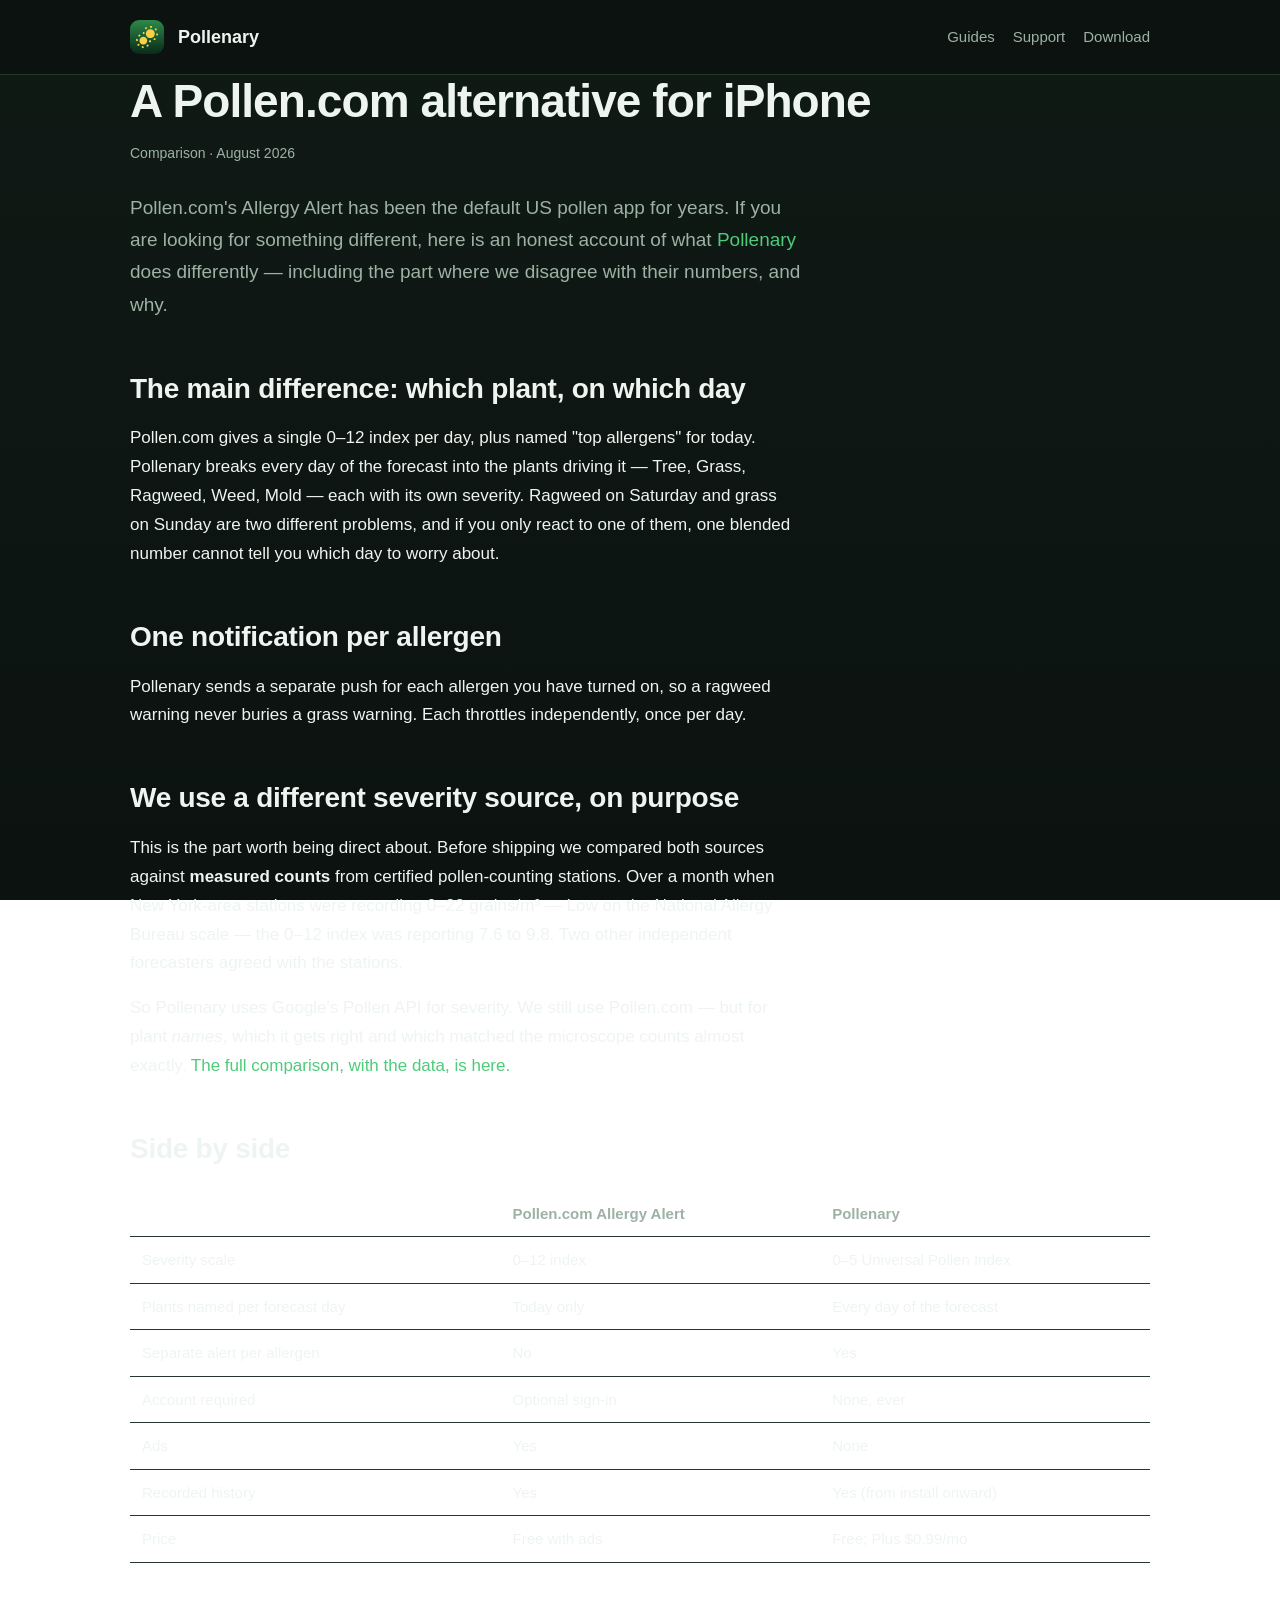
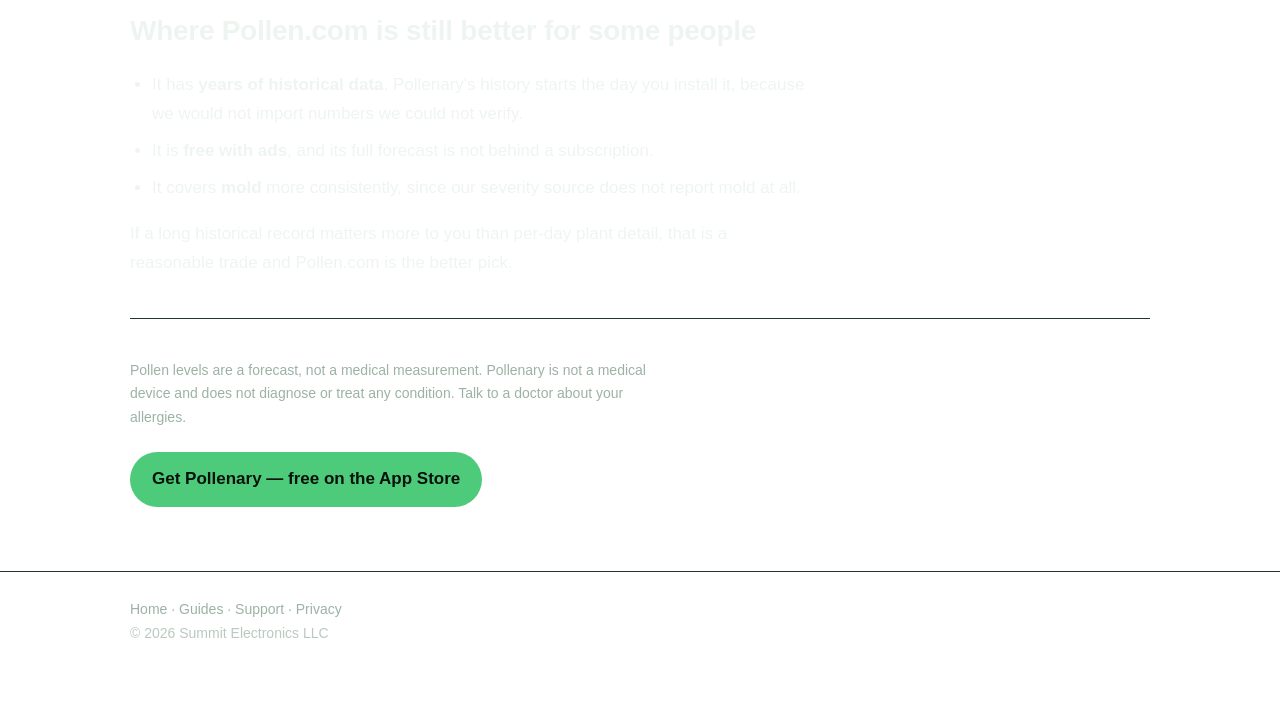
<file: blog/pollen-com-alternative.html>
<!DOCTYPE html>
<html lang="en"><head>
<meta charset="UTF-8"><meta name="viewport" content="width=device-width, initial-scale=1.0">
<title>A Pollen.com Alternative for iPhone: Pollenary</title>
<meta name="description" content="Looking for an alternative to Pollen.com&#x27;s allergy app? Pollenary shows which plants are in the air per day, sends one alert per allergen, and uses a severity source we checked against measured pollen counts.">
<link rel="canonical" href="https://pollenary.dancykier.com/blog/pollen-com-alternative.html">
<link rel="icon" type="image/png" href="/assets/icon.png?v=1">
<meta property="og:type" content="article">
<meta property="og:title" content="A Pollen.com Alternative for iPhone: Pollenary">
<meta property="og:description" content="Looking for an alternative to Pollen.com&#x27;s allergy app? Pollenary shows which plants are in the air per day, sends one alert per allergen, and uses a severity source we checked against measured pollen counts.">
<meta property="og:url" content="https://pollenary.dancykier.com/blog/pollen-com-alternative.html">
<meta property="og:image" content="https://pollenary.dancykier.com/assets/01-today.jpg">
<meta name="twitter:card" content="summary_large_image">
<link rel="stylesheet" href="/assets/site.css?v=1">
<script type="application/ld+json">
{"@context":"https://schema.org","@type":"Article","headline":"A Pollen.com Alternative for iPhone: Pollenary",
"description":"Looking for an alternative to Pollen.com's allergy app? Pollenary shows which plants are in the air per day, sends one alert per allergen, and uses a severity source we checked against measured pollen counts.","datePublished":"2026-08-25","dateModified":"2026-08-25",
"author":{"@type":"Organization","name":"Pollenary"},
"publisher":{"@type":"Organization","name":"Pollenary","logo":{"@type":"ImageObject","url":"https://pollenary.dancykier.com/assets/icon.png"}},
"mainEntityOfPage":{"@type":"WebPage","@id":"https://pollenary.dancykier.com/blog/pollen-com-alternative.html"}}
</script>
<script type="application/ld+json">{"@context":"https://schema.org","@type":"FAQPage","mainEntity":[{"@type":"Question","name":"Is Pollenary free like Pollen.com?","acceptedAnswer":{"@type":"Answer","text":"Today's pollen level, the plants behind it and a daily alert are free forever, with no ads. The 5-day forecast, per-day plants, early alerts and history are part of Pollenary Plus at $0.99 a month, with a one-week free trial."}},{"@type":"Question","name":"Why does Pollenary show a lower number than Pollen.com?","acceptedAnswer":{"@type":"Answer","text":"They use different scales and different models. Pollenary uses Google's 0-5 Universal Pollen Index, which tracked measured counts from certified counting stations more closely in our testing than the 0-12 index did. The two numbers are not comparable."}}]}</script>
</head><body>
<header class="site"><div class="wrap">
  <a href="/" style="display:flex;align-items:center;gap:14px;color:inherit">
    <img src="/assets/icon.png" alt="Pollenary"><span class="brand">Pollenary</span></a>
  <nav><a href="/blog/">Guides</a><a href="/support.html">Support</a><a href="https://apps.apple.com/us/app/id6775881137">Download</a></nav>
</div></header>
<main class="wrap"><article>

<h1>A Pollen.com alternative for iPhone</h1>
<p class="meta">Comparison · August 2026</p>
<p class="lede">Pollen.com's Allergy Alert has been the default US pollen app for years. If you are looking for something different, here is an honest account of what <a href="/">Pollenary</a> does differently — including the part where we disagree with their numbers, and why.</p>

<h2>The main difference: which plant, on which day</h2>
<p>Pollen.com gives a single 0–12 index per day, plus named "top allergens" for today. Pollenary breaks every day of the forecast into the plants driving it — Tree, Grass, Ragweed, Weed, Mold — each with its own severity. Ragweed on Saturday and grass on Sunday are two different problems, and if you only react to one of them, one blended number cannot tell you which day to worry about.</p>

<h2>One notification per allergen</h2>
<p>Pollenary sends a separate push for each allergen you have turned on, so a ragweed warning never buries a grass warning. Each throttles independently, once per day.</p>

<h2>We use a different severity source, on purpose</h2>
<p>This is the part worth being direct about. Before shipping we compared both sources against <strong>measured counts</strong> from certified pollen-counting stations. Over a month when New York-area stations were recording 0–22 grains/m³ — Low on the National Allergy Bureau scale — the 0–12 index was reporting 7.6 to 9.8. Two other independent forecasters agreed with the stations.</p>
<p>So Pollenary uses Google's Pollen API for severity. We still use Pollen.com — but for plant <em>names</em>, which it gets right and which matched the microscope counts almost exactly. <a href="/blog/why-pollen-apps-disagree.html">The full comparison, with the data, is here.</a></p>

<h2>Side by side</h2>
<table>
  <tr><th>&nbsp;</th><th>Pollen.com Allergy Alert</th><th>Pollenary</th></tr>
  <tr><td>Severity scale</td><td>0–12 index</td><td>0–5 Universal Pollen Index</td></tr>
  <tr><td>Plants named per forecast day</td><td>Today only</td><td>Every day of the forecast</td></tr>
  <tr><td>Separate alert per allergen</td><td>No</td><td>Yes</td></tr>
  <tr><td>Account required</td><td>Optional sign-in</td><td>None, ever</td></tr>
  <tr><td>Ads</td><td>Yes</td><td>None</td></tr>
  <tr><td>Recorded history</td><td>Yes</td><td>Yes (from install onward)</td></tr>
  <tr><td>Price</td><td>Free with ads</td><td>Free; Plus $0.99/mo</td></tr>
</table>

<h2>Where Pollen.com is still better for some people</h2>
<ul>
  <li>It has <strong>years of historical data</strong>. Pollenary's history starts the day you install it, because we would not import numbers we could not verify.</li>
  <li>It is <strong>free with ads</strong>, and its full forecast is not behind a subscription.</li>
  <li>It covers <strong>mold</strong> more consistently, since our severity source does not report mold at all.</li>
</ul>
<p>If a long historical record matters more to you than per-day plant detail, that is a reasonable trade and Pollen.com is the better pick.</p>

<hr style="border:0;border-top:1px solid var(--line);margin:40px 0">
<p class="note">Pollen levels are a forecast, not a medical measurement. Pollenary is not a medical device and does not diagnose or treat any condition. Talk to a doctor about your allergies.</p>
<p><a class="cta" href="https://apps.apple.com/us/app/id6775881137">Get Pollenary — free on the App Store</a></p>
</article></main>
<footer class="site"><div class="wrap">
<a href="/">Home</a> · <a href="/blog/">Guides</a> · <a href="/support.html">Support</a> · <a href="/privacy.html">Privacy</a><br>
<span style="opacity:.7">© 2026 Summit Electronics LLC</span>
</div></footer></body></html>
</file>
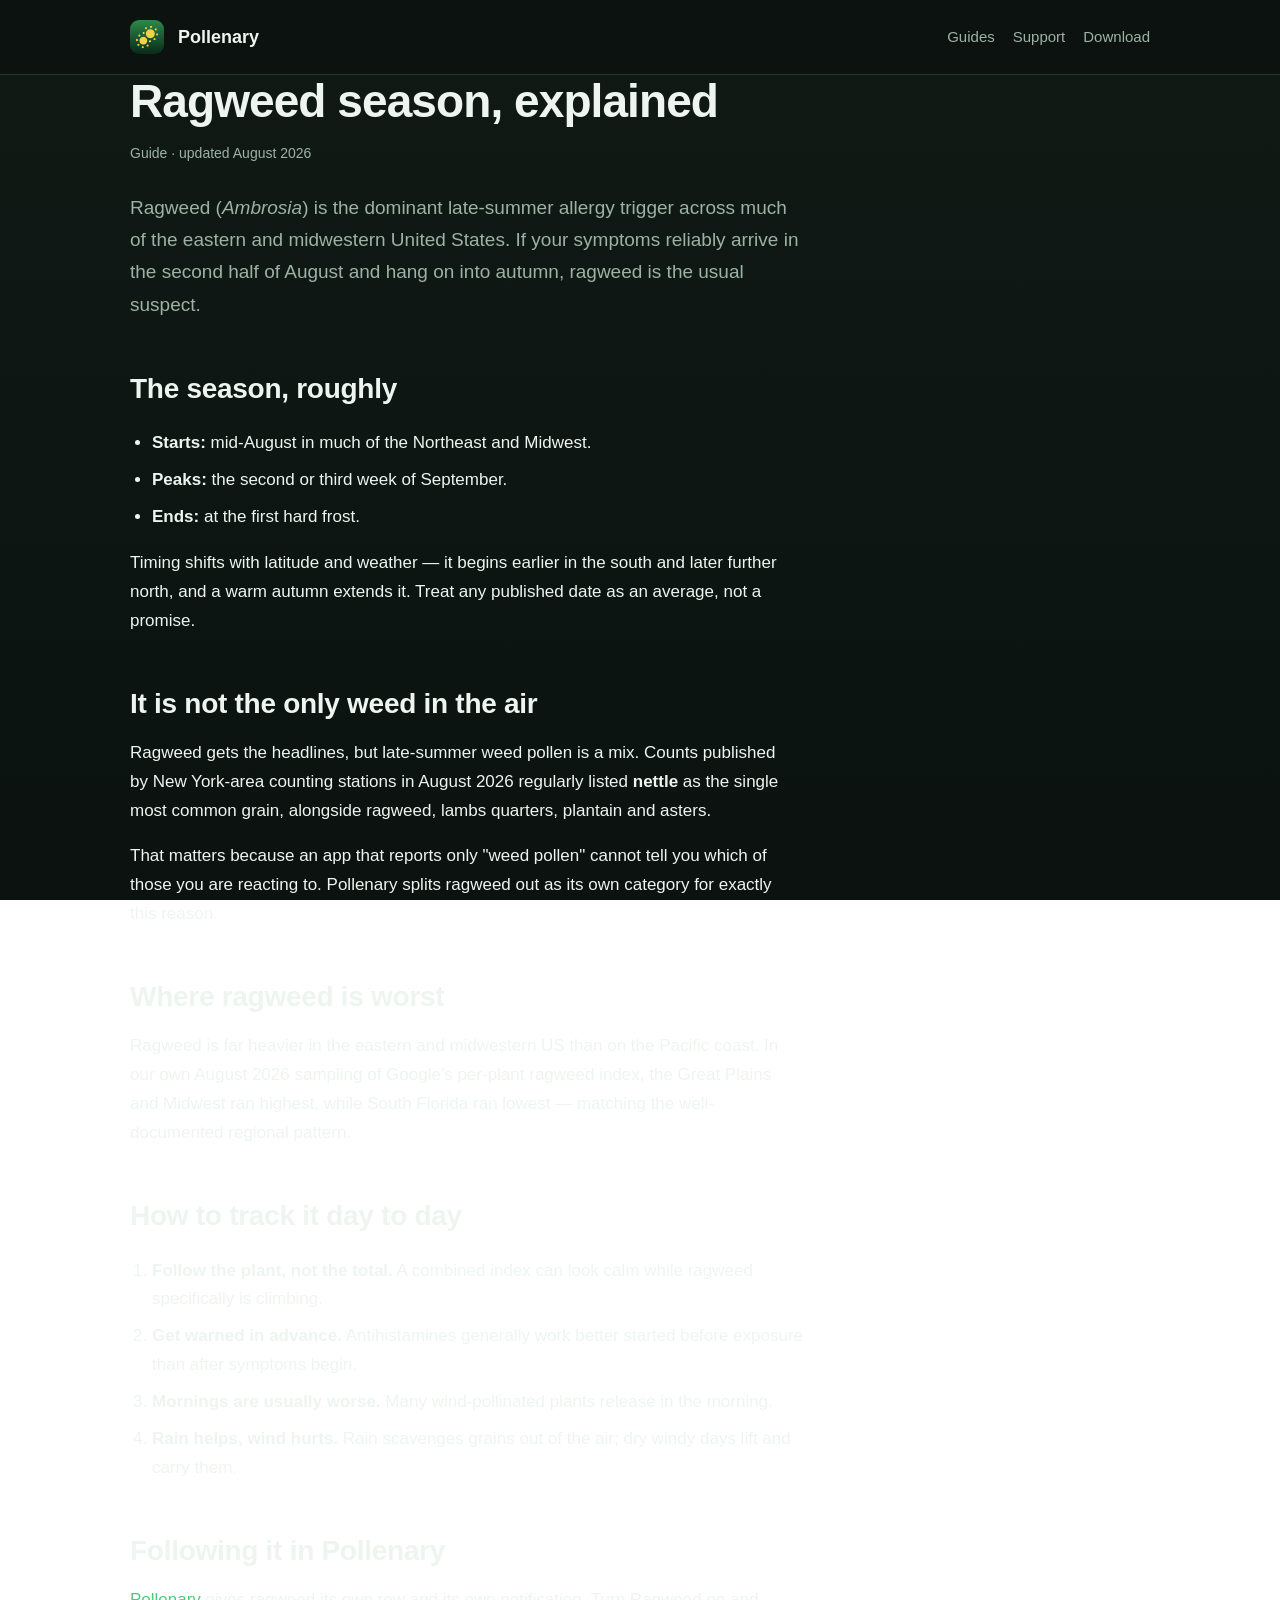
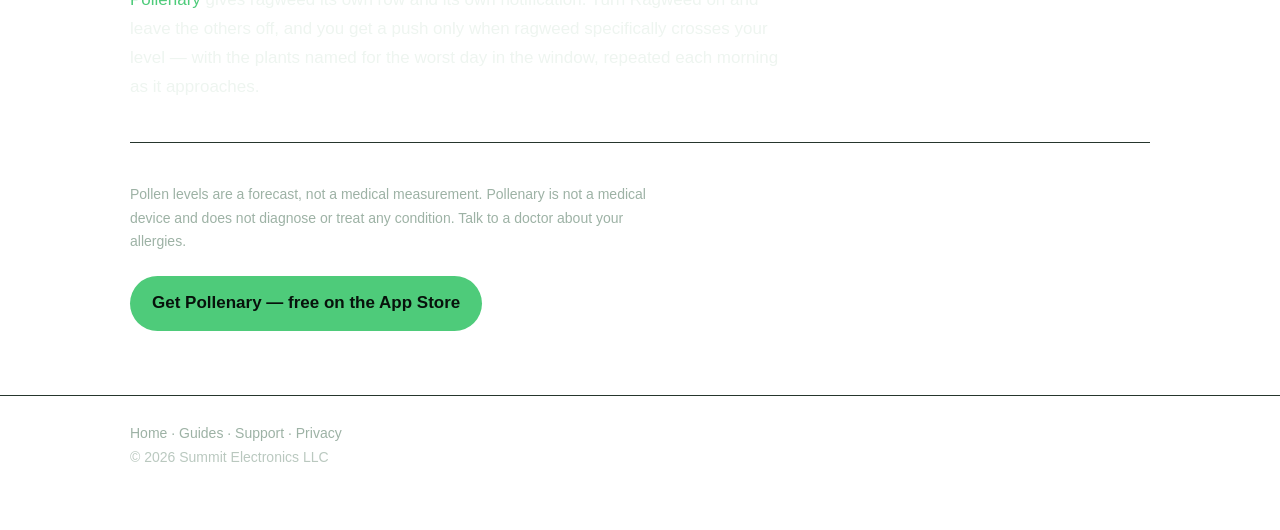
<file: blog/ragweed-season-guide.html>
<!DOCTYPE html>
<html lang="en"><head>
<meta charset="UTF-8"><meta name="viewport" content="width=device-width, initial-scale=1.0">
<title>Ragweed Season: When It Starts, When It Peaks, and How to Track It</title>
<meta name="description" content="Ragweed is the biggest late-summer allergy trigger in the eastern and midwestern United States. Here is when the season runs, why it peaks in September, and how to follow it day by day.">
<link rel="canonical" href="https://pollenary.dancykier.com/blog/ragweed-season-guide.html">
<link rel="icon" type="image/png" href="/assets/icon.png?v=1">
<meta property="og:type" content="article">
<meta property="og:title" content="Ragweed Season: When It Starts, When It Peaks, and How to Track It">
<meta property="og:description" content="Ragweed is the biggest late-summer allergy trigger in the eastern and midwestern United States. Here is when the season runs, why it peaks in September, and how to follow it day by day.">
<meta property="og:url" content="https://pollenary.dancykier.com/blog/ragweed-season-guide.html">
<meta property="og:image" content="https://pollenary.dancykier.com/assets/01-today.jpg">
<meta name="twitter:card" content="summary_large_image">
<link rel="stylesheet" href="/assets/site.css?v=1">
<script type="application/ld+json">
{"@context":"https://schema.org","@type":"Article","headline":"Ragweed Season: When It Starts, When It Peaks, and How to Track It",
"description":"Ragweed is the biggest late-summer allergy trigger in the eastern and midwestern United States. Here is when the season runs, why it peaks in September, and how to follow it day by day.","datePublished":"2026-08-25","dateModified":"2026-08-25",
"author":{"@type":"Organization","name":"Pollenary"},
"publisher":{"@type":"Organization","name":"Pollenary","logo":{"@type":"ImageObject","url":"https://pollenary.dancykier.com/assets/icon.png"}},
"mainEntityOfPage":{"@type":"WebPage","@id":"https://pollenary.dancykier.com/blog/ragweed-season-guide.html"}}
</script>
<script type="application/ld+json">{"@context":"https://schema.org","@type":"FAQPage","mainEntity":[{"@type":"Question","name":"When does ragweed season start?","acceptedAnswer":{"@type":"Answer","text":"Ragweed generally begins in mid-August across much of the eastern and midwestern United States, peaks in the second or third week of September, and continues until the first hard frost. Exact timing varies with latitude and weather."}},{"@type":"Question","name":"Is ragweed worse in the morning?","acceptedAnswer":{"@type":"Answer","text":"Often yes. Many wind-pollinated plants, ragweed included, release pollen in the morning, so early hours are frequently the heaviest part of the day."}},{"@type":"Question","name":"What else is in the air during ragweed season?","acceptedAnswer":{"@type":"Answer","text":"Late-summer weed pollen is a mixture. Counting stations in the New York area during August 2026 regularly recorded nettle as the most common grain, along with ragweed, lambs quarters, plantain and asters."}}]}</script>
</head><body>
<header class="site"><div class="wrap">
  <a href="/" style="display:flex;align-items:center;gap:14px;color:inherit">
    <img src="/assets/icon.png" alt="Pollenary"><span class="brand">Pollenary</span></a>
  <nav><a href="/blog/">Guides</a><a href="/support.html">Support</a><a href="https://apps.apple.com/us/app/id6775881137">Download</a></nav>
</div></header>
<main class="wrap"><article>

<h1>Ragweed season, explained</h1>
<p class="meta">Guide · updated August 2026</p>
<p class="lede">Ragweed (<em>Ambrosia</em>) is the dominant late-summer allergy trigger across much of the eastern and midwestern United States. If your symptoms reliably arrive in the second half of August and hang on into autumn, ragweed is the usual suspect.</p>

<h2>The season, roughly</h2>
<ul>
  <li><strong>Starts:</strong> mid-August in much of the Northeast and Midwest.</li>
  <li><strong>Peaks:</strong> the second or third week of September.</li>
  <li><strong>Ends:</strong> at the first hard frost.</li>
</ul>
<p>Timing shifts with latitude and weather — it begins earlier in the south and later further north, and a warm autumn extends it. Treat any published date as an average, not a promise.</p>

<h2>It is not the only weed in the air</h2>
<p>Ragweed gets the headlines, but late-summer weed pollen is a mix. Counts published by New York-area counting stations in August 2026 regularly listed <strong>nettle</strong> as the single most common grain, alongside ragweed, lambs quarters, plantain and asters.</p>
<p>That matters because an app that reports only "weed pollen" cannot tell you which of those you are reacting to. Pollenary splits ragweed out as its own category for exactly this reason.</p>

<h2>Where ragweed is worst</h2>
<p>Ragweed is far heavier in the eastern and midwestern US than on the Pacific coast. In our own August 2026 sampling of Google's per-plant ragweed index, the Great Plains and Midwest ran highest, while South Florida ran lowest — matching the well-documented regional pattern.</p>

<h2>How to track it day to day</h2>
<ol>
  <li><strong>Follow the plant, not the total.</strong> A combined index can look calm while ragweed specifically is climbing.</li>
  <li><strong>Get warned in advance.</strong> Antihistamines generally work better started before exposure than after symptoms begin.</li>
  <li><strong>Mornings are usually worse.</strong> Many wind-pollinated plants release in the morning.</li>
  <li><strong>Rain helps, wind hurts.</strong> Rain scavenges grains out of the air; dry windy days lift and carry them.</li>
</ol>

<h2>Following it in Pollenary</h2>
<p><a href="/">Pollenary</a> gives ragweed its own row and its own notification. Turn Ragweed on and leave the others off, and you get a push only when ragweed specifically crosses your level — with the plants named for the worst day in the window, repeated each morning as it approaches.</p>

<hr style="border:0;border-top:1px solid var(--line);margin:40px 0">
<p class="note">Pollen levels are a forecast, not a medical measurement. Pollenary is not a medical device and does not diagnose or treat any condition. Talk to a doctor about your allergies.</p>
<p><a class="cta" href="https://apps.apple.com/us/app/id6775881137">Get Pollenary — free on the App Store</a></p>
</article></main>
<footer class="site"><div class="wrap">
<a href="/">Home</a> · <a href="/blog/">Guides</a> · <a href="/support.html">Support</a> · <a href="/privacy.html">Privacy</a><br>
<span style="opacity:.7">© 2026 Summit Electronics LLC</span>
</div></footer></body></html>
</file>
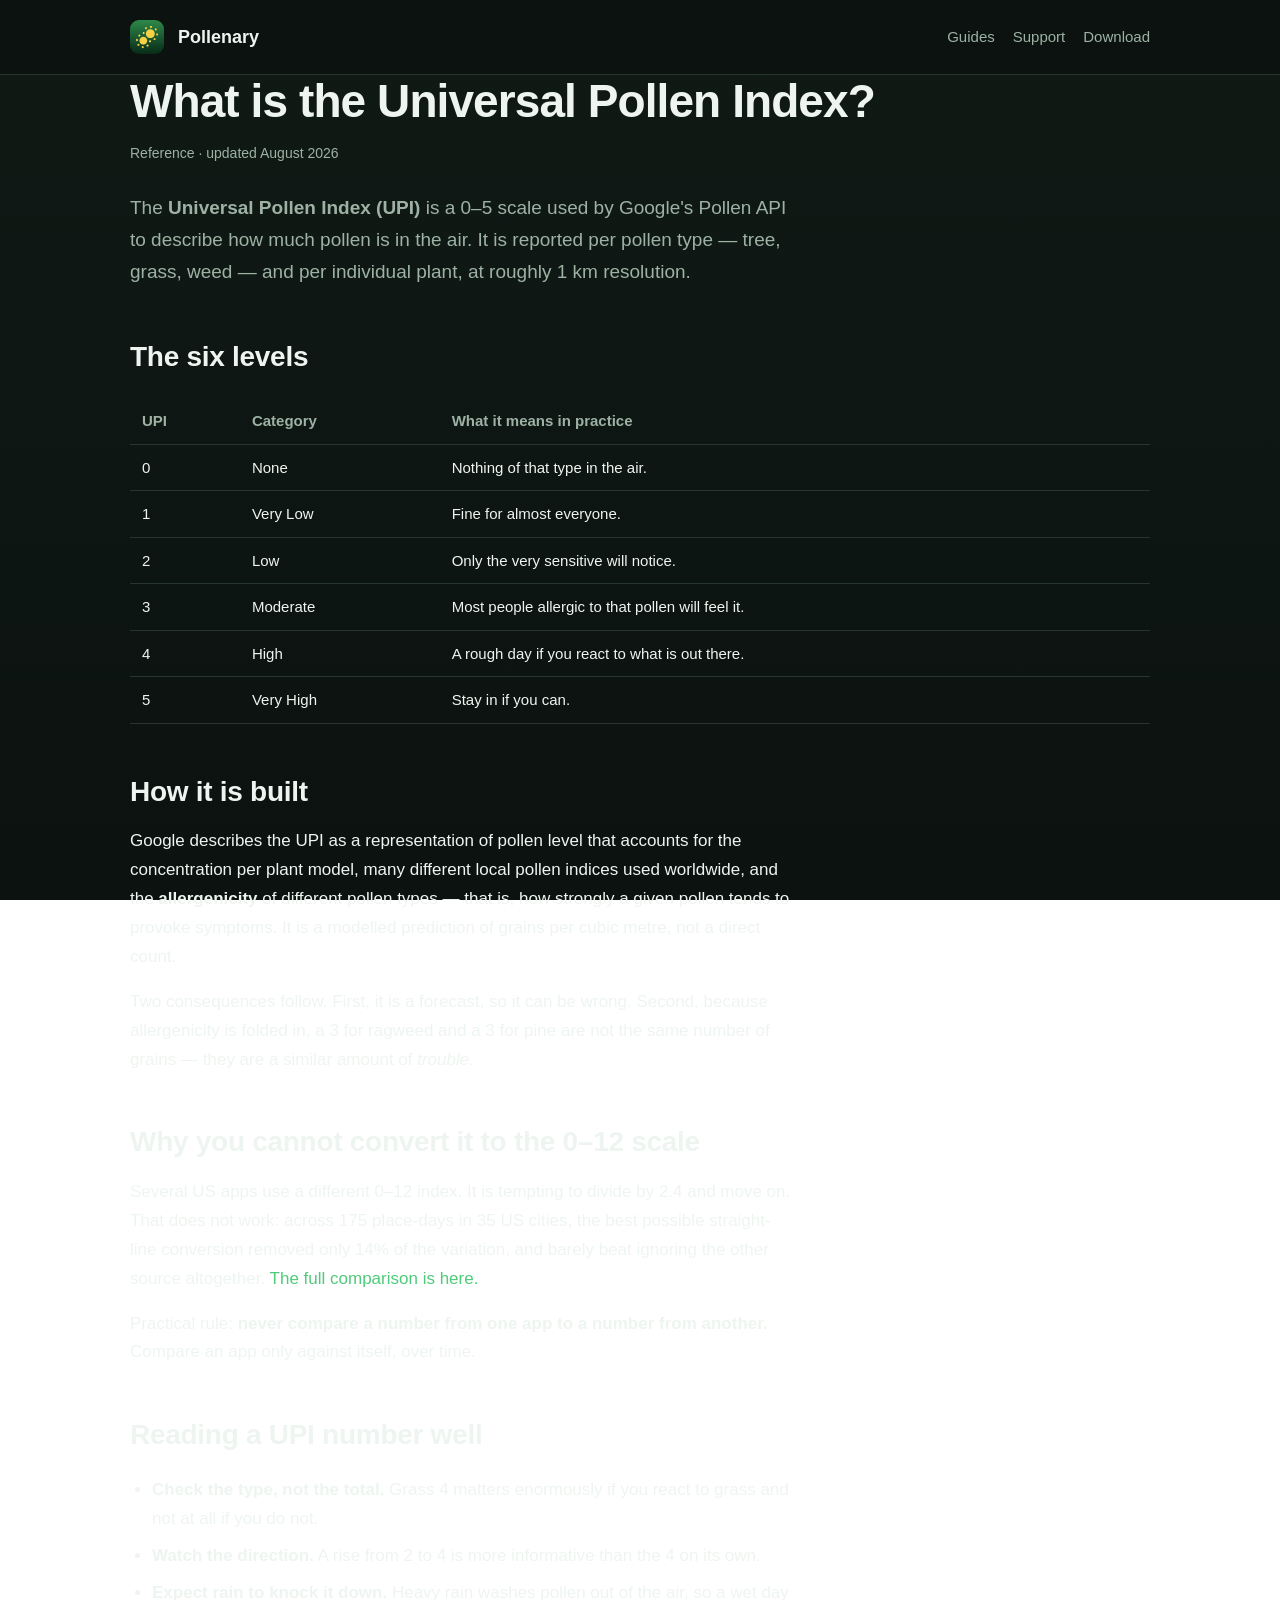
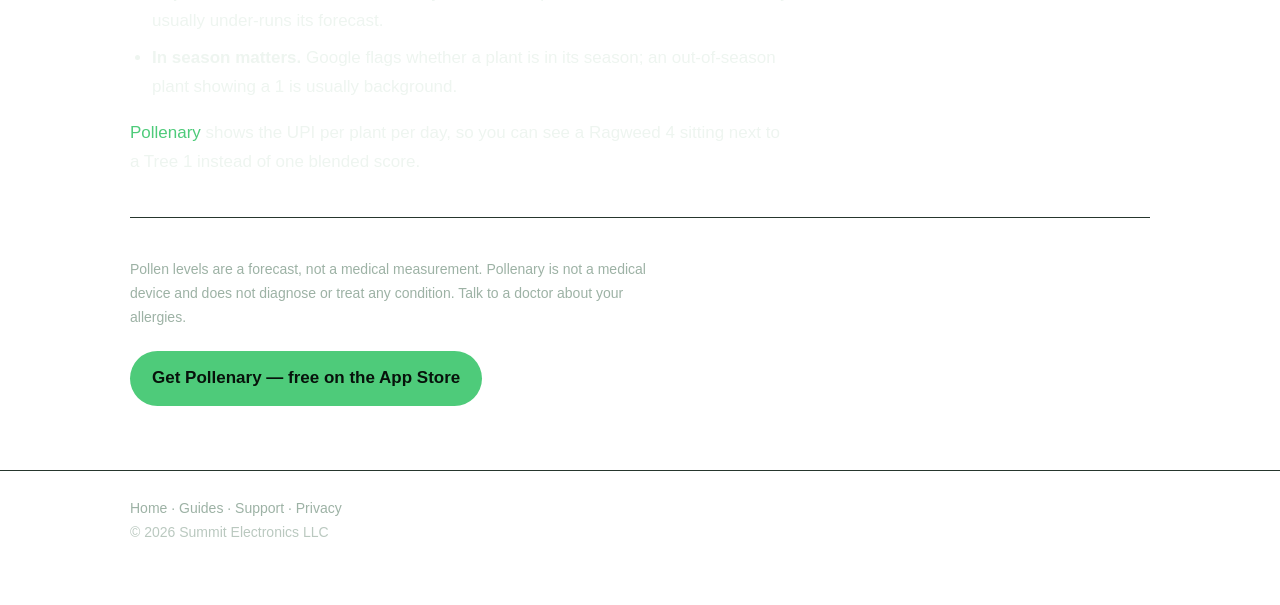
<file: blog/universal-pollen-index-explained.html>
<!DOCTYPE html>
<html lang="en"><head>
<meta charset="UTF-8"><meta name="viewport" content="width=device-width, initial-scale=1.0">
<title>What Is the Universal Pollen Index (UPI)? The 0–5 Pollen Scale Explained</title>
<meta name="description" content="The Universal Pollen Index runs 0 to 5: None, Very Low, Low, Moderate, High, Very High. Here is what each level means, how it differs from the 0–12 scale, and why the two are not interchangeable.">
<link rel="canonical" href="https://pollenary.dancykier.com/blog/universal-pollen-index-explained.html">
<link rel="icon" type="image/png" href="/assets/icon.png?v=1">
<meta property="og:type" content="article">
<meta property="og:title" content="What Is the Universal Pollen Index (UPI)? The 0–5 Pollen Scale Explained">
<meta property="og:description" content="The Universal Pollen Index runs 0 to 5: None, Very Low, Low, Moderate, High, Very High. Here is what each level means, how it differs from the 0–12 scale, and why the two are not interchangeable.">
<meta property="og:url" content="https://pollenary.dancykier.com/blog/universal-pollen-index-explained.html">
<meta property="og:image" content="https://pollenary.dancykier.com/assets/01-today.jpg">
<meta name="twitter:card" content="summary_large_image">
<link rel="stylesheet" href="/assets/site.css?v=1">
<script type="application/ld+json">
{"@context":"https://schema.org","@type":"Article","headline":"What Is the Universal Pollen Index (UPI)? The 0\u20135 Pollen Scale Explained",
"description":"The Universal Pollen Index runs 0 to 5: None, Very Low, Low, Moderate, High, Very High. Here is what each level means, how it differs from the 0\u201312 scale, and why the two are not interchangeable.","datePublished":"2026-08-25","dateModified":"2026-08-25",
"author":{"@type":"Organization","name":"Pollenary"},
"publisher":{"@type":"Organization","name":"Pollenary","logo":{"@type":"ImageObject","url":"https://pollenary.dancykier.com/assets/icon.png"}},
"mainEntityOfPage":{"@type":"WebPage","@id":"https://pollenary.dancykier.com/blog/universal-pollen-index-explained.html"}}
</script>
<script type="application/ld+json">{"@context":"https://schema.org","@type":"FAQPage","mainEntity":[{"@type":"Question","name":"What is a normal Universal Pollen Index value?","acceptedAnswer":{"@type":"Answer","text":"Most days in most places fall between 0 and 2. In one 35-city sample, 72% of place-days were Very Low or Low. A 4 or 5 is genuinely unusual and worth acting on."}},{"@type":"Question","name":"Is UPI 3 bad?","acceptedAnswer":{"@type":"Answer","text":"UPI 3 is Moderate \u2014 the level at which most people allergic to that specific pollen will notice symptoms. Whether it is bad for you depends on whether you react to the plant driving it."}},{"@type":"Question","name":"Can I compare UPI to a 0-12 pollen index?","acceptedAnswer":{"@type":"Answer","text":"No. They come from different models and the relationship between them is weak and location-dependent. A measured comparison across 35 US cities found the best possible conversion removed only 14% of the variation."}}]}</script>
</head><body>
<header class="site"><div class="wrap">
  <a href="/" style="display:flex;align-items:center;gap:14px;color:inherit">
    <img src="/assets/icon.png" alt="Pollenary"><span class="brand">Pollenary</span></a>
  <nav><a href="/blog/">Guides</a><a href="/support.html">Support</a><a href="https://apps.apple.com/us/app/id6775881137">Download</a></nav>
</div></header>
<main class="wrap"><article>

<h1>What is the Universal Pollen Index?</h1>
<p class="meta">Reference · updated August 2026</p>
<p class="lede">The <strong>Universal Pollen Index (UPI)</strong> is a 0–5 scale used by Google's Pollen API to describe how much pollen is in the air. It is reported per pollen type — tree, grass, weed — and per individual plant, at roughly 1&nbsp;km resolution.</p>

<h2>The six levels</h2>
<table>
  <tr><th>UPI</th><th>Category</th><th>What it means in practice</th></tr>
  <tr><td>0</td><td>None</td><td>Nothing of that type in the air.</td></tr>
  <tr><td>1</td><td>Very Low</td><td>Fine for almost everyone.</td></tr>
  <tr><td>2</td><td>Low</td><td>Only the very sensitive will notice.</td></tr>
  <tr><td>3</td><td>Moderate</td><td>Most people allergic to that pollen will feel it.</td></tr>
  <tr><td>4</td><td>High</td><td>A rough day if you react to what is out there.</td></tr>
  <tr><td>5</td><td>Very High</td><td>Stay in if you can.</td></tr>
</table>

<h2>How it is built</h2>
<p>Google describes the UPI as a representation of pollen level that accounts for the concentration per plant model, many different local pollen indices used worldwide, and the <strong>allergenicity</strong> of different pollen types — that is, how strongly a given pollen tends to provoke symptoms. It is a modelled prediction of grains per cubic metre, not a direct count.</p>
<p>Two consequences follow. First, it is a forecast, so it can be wrong. Second, because allergenicity is folded in, a 3 for ragweed and a 3 for pine are not the same number of grains — they are a similar amount of <em>trouble</em>.</p>

<h2>Why you cannot convert it to the 0–12 scale</h2>
<p>Several US apps use a different 0–12 index. It is tempting to divide by 2.4 and move on. That does not work: across 175 place-days in 35 US cities, the best possible straight-line conversion removed only 14% of the variation, and barely beat ignoring the other source altogether. <a href="/blog/why-pollen-apps-disagree.html">The full comparison is here.</a></p>
<p>Practical rule: <strong>never compare a number from one app to a number from another.</strong> Compare an app only against itself, over time.</p>

<h2>Reading a UPI number well</h2>
<ul>
  <li><strong>Check the type, not the total.</strong> Grass 4 matters enormously if you react to grass and not at all if you do not.</li>
  <li><strong>Watch the direction.</strong> A rise from 2 to 4 is more informative than the 4 on its own.</li>
  <li><strong>Expect rain to knock it down.</strong> Heavy rain washes pollen out of the air, so a wet day usually under-runs its forecast.</li>
  <li><strong>In season matters.</strong> Google flags whether a plant is in its season; an out-of-season plant showing a 1 is usually background.</li>
</ul>
<p><a href="/">Pollenary</a> shows the UPI per plant per day, so you can see a Ragweed 4 sitting next to a Tree 1 instead of one blended score.</p>

<hr style="border:0;border-top:1px solid var(--line);margin:40px 0">
<p class="note">Pollen levels are a forecast, not a medical measurement. Pollenary is not a medical device and does not diagnose or treat any condition. Talk to a doctor about your allergies.</p>
<p><a class="cta" href="https://apps.apple.com/us/app/id6775881137">Get Pollenary — free on the App Store</a></p>
</article></main>
<footer class="site"><div class="wrap">
<a href="/">Home</a> · <a href="/blog/">Guides</a> · <a href="/support.html">Support</a> · <a href="/privacy.html">Privacy</a><br>
<span style="opacity:.7">© 2026 Summit Electronics LLC</span>
</div></footer></body></html>
</file>
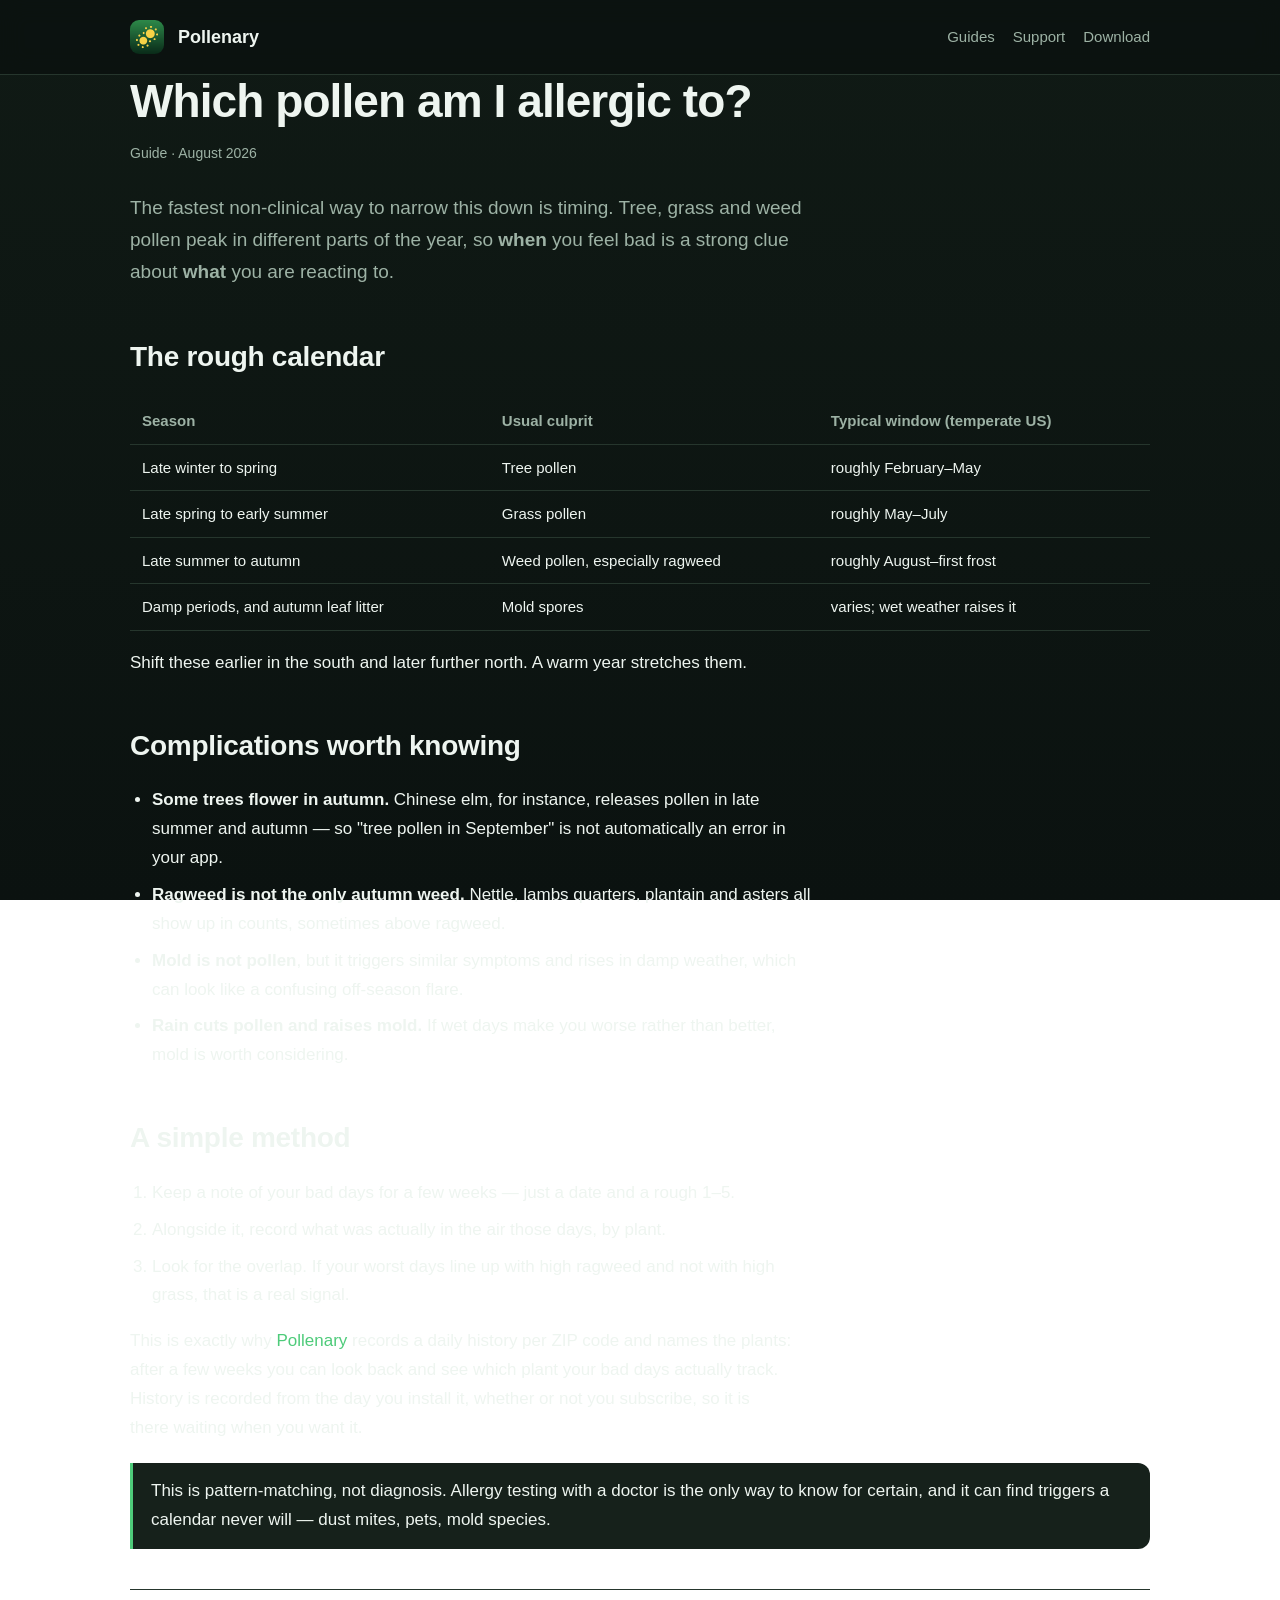
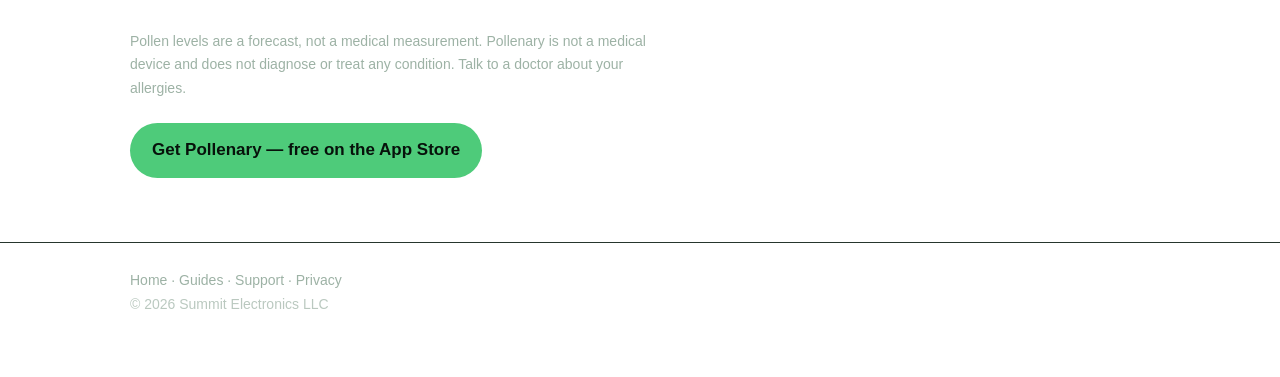
<file: blog/which-pollen-am-i-allergic-to.html>
<!DOCTYPE html>
<html lang="en"><head>
<meta charset="UTF-8"><meta name="viewport" content="width=device-width, initial-scale=1.0">
<title>Which Pollen Am I Allergic To? How to Work It Out From the Calendar</title>
<meta name="description" content="Tree, grass and weed pollen peak at different times of year. Matching your symptom weeks to the pollen calendar is the quickest way to narrow down what you react to.">
<link rel="canonical" href="https://pollenary.dancykier.com/blog/which-pollen-am-i-allergic-to.html">
<link rel="icon" type="image/png" href="/assets/icon.png?v=1">
<meta property="og:type" content="article">
<meta property="og:title" content="Which Pollen Am I Allergic To? How to Work It Out From the Calendar">
<meta property="og:description" content="Tree, grass and weed pollen peak at different times of year. Matching your symptom weeks to the pollen calendar is the quickest way to narrow down what you react to.">
<meta property="og:url" content="https://pollenary.dancykier.com/blog/which-pollen-am-i-allergic-to.html">
<meta property="og:image" content="https://pollenary.dancykier.com/assets/01-today.jpg">
<meta name="twitter:card" content="summary_large_image">
<link rel="stylesheet" href="/assets/site.css?v=1">
<script type="application/ld+json">
{"@context":"https://schema.org","@type":"Article","headline":"Which Pollen Am I Allergic To? How to Work It Out From the Calendar",
"description":"Tree, grass and weed pollen peak at different times of year. Matching your symptom weeks to the pollen calendar is the quickest way to narrow down what you react to.","datePublished":"2026-08-25","dateModified":"2026-08-25",
"author":{"@type":"Organization","name":"Pollenary"},
"publisher":{"@type":"Organization","name":"Pollenary","logo":{"@type":"ImageObject","url":"https://pollenary.dancykier.com/assets/icon.png"}},
"mainEntityOfPage":{"@type":"WebPage","@id":"https://pollenary.dancykier.com/blog/which-pollen-am-i-allergic-to.html"}}
</script>
<script type="application/ld+json">{"@context":"https://schema.org","@type":"FAQPage","mainEntity":[{"@type":"Question","name":"What pollen is high in spring?","acceptedAnswer":{"@type":"Answer","text":"Tree pollen dominates late winter through spring in temperate parts of the United States, roughly February to May depending on latitude and weather."}},{"@type":"Question","name":"What pollen is high in late summer?","acceptedAnswer":{"@type":"Answer","text":"Weed pollen, above all ragweed, dominates from about mid-August until the first hard frost. Nettle, lambs quarters, plantain and asters are commonly present too."}},{"@type":"Question","name":"Can you be allergic to more than one pollen?","acceptedAnswer":{"@type":"Answer","text":"Yes, and it is common. Overlapping sensitivities are one reason a combined pollen index is hard to act on \u2014 you need to see which specific plants are in the air."}}]}</script>
</head><body>
<header class="site"><div class="wrap">
  <a href="/" style="display:flex;align-items:center;gap:14px;color:inherit">
    <img src="/assets/icon.png" alt="Pollenary"><span class="brand">Pollenary</span></a>
  <nav><a href="/blog/">Guides</a><a href="/support.html">Support</a><a href="https://apps.apple.com/us/app/id6775881137">Download</a></nav>
</div></header>
<main class="wrap"><article>

<h1>Which pollen am I allergic to?</h1>
<p class="meta">Guide · August 2026</p>
<p class="lede">The fastest non-clinical way to narrow this down is timing. Tree, grass and weed pollen peak in different parts of the year, so <strong>when</strong> you feel bad is a strong clue about <strong>what</strong> you are reacting to.</p>

<h2>The rough calendar</h2>
<table>
  <tr><th>Season</th><th>Usual culprit</th><th>Typical window (temperate US)</th></tr>
  <tr><td>Late winter to spring</td><td>Tree pollen</td><td>roughly February–May</td></tr>
  <tr><td>Late spring to early summer</td><td>Grass pollen</td><td>roughly May–July</td></tr>
  <tr><td>Late summer to autumn</td><td>Weed pollen, especially ragweed</td><td>roughly August–first frost</td></tr>
  <tr><td>Damp periods, and autumn leaf litter</td><td>Mold spores</td><td>varies; wet weather raises it</td></tr>
</table>
<p>Shift these earlier in the south and later further north. A warm year stretches them.</p>

<h2>Complications worth knowing</h2>
<ul>
  <li><strong>Some trees flower in autumn.</strong> Chinese elm, for instance, releases pollen in late summer and autumn — so "tree pollen in September" is not automatically an error in your app.</li>
  <li><strong>Ragweed is not the only autumn weed.</strong> Nettle, lambs quarters, plantain and asters all show up in counts, sometimes above ragweed.</li>
  <li><strong>Mold is not pollen</strong>, but it triggers similar symptoms and rises in damp weather, which can look like a confusing off-season flare.</li>
  <li><strong>Rain cuts pollen and raises mold.</strong> If wet days make you worse rather than better, mold is worth considering.</li>
</ul>

<h2>A simple method</h2>
<ol>
  <li>Keep a note of your bad days for a few weeks — just a date and a rough 1–5.</li>
  <li>Alongside it, record what was actually in the air those days, by plant.</li>
  <li>Look for the overlap. If your worst days line up with high ragweed and not with high grass, that is a real signal.</li>
</ol>
<p>This is exactly why <a href="/">Pollenary</a> records a daily history per ZIP code and names the plants: after a few weeks you can look back and see which plant your bad days actually track. History is recorded from the day you install it, whether or not you subscribe, so it is there waiting when you want it.</p>

<blockquote>This is pattern-matching, not diagnosis. Allergy testing with a doctor is the only way to know for certain, and it can find triggers a calendar never will — dust mites, pets, mold species.</blockquote>

<hr style="border:0;border-top:1px solid var(--line);margin:40px 0">
<p class="note">Pollen levels are a forecast, not a medical measurement. Pollenary is not a medical device and does not diagnose or treat any condition. Talk to a doctor about your allergies.</p>
<p><a class="cta" href="https://apps.apple.com/us/app/id6775881137">Get Pollenary — free on the App Store</a></p>
</article></main>
<footer class="site"><div class="wrap">
<a href="/">Home</a> · <a href="/blog/">Guides</a> · <a href="/support.html">Support</a> · <a href="/privacy.html">Privacy</a><br>
<span style="opacity:.7">© 2026 Summit Electronics LLC</span>
</div></footer></body></html>
</file>
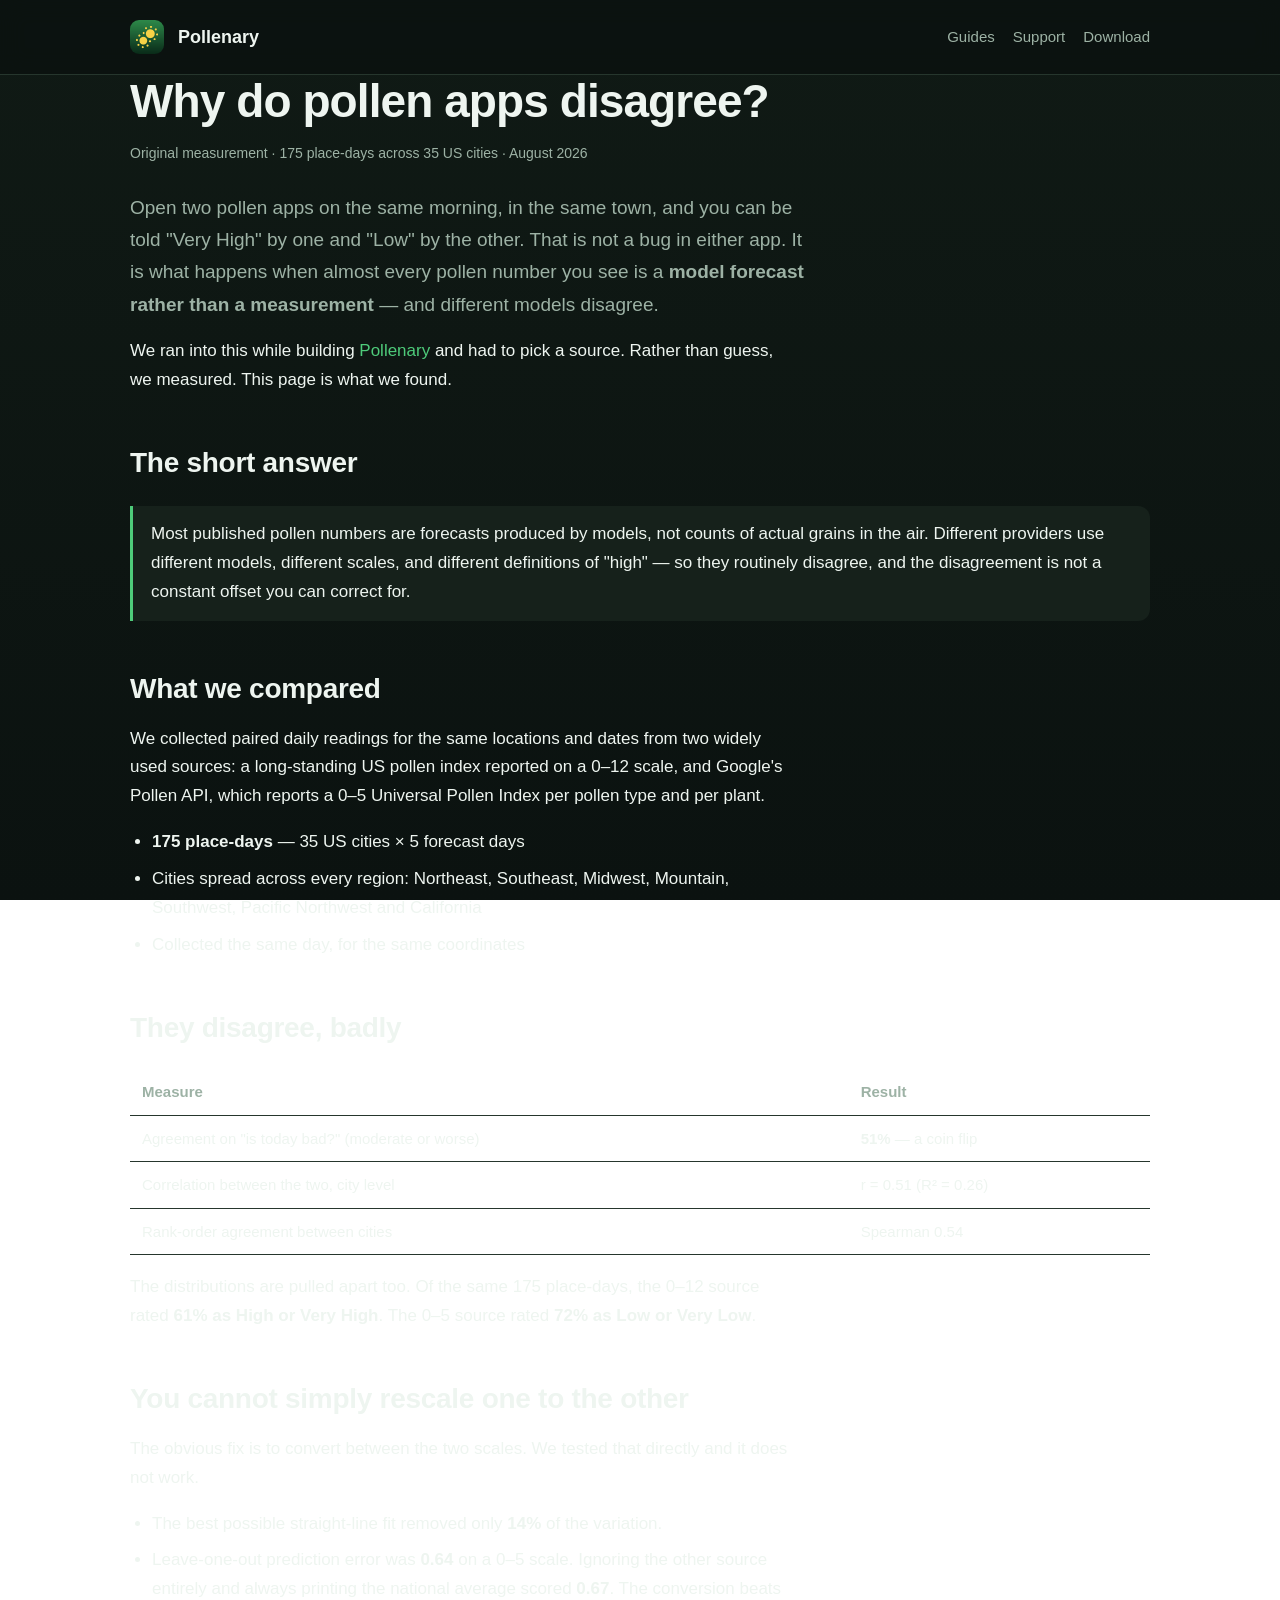
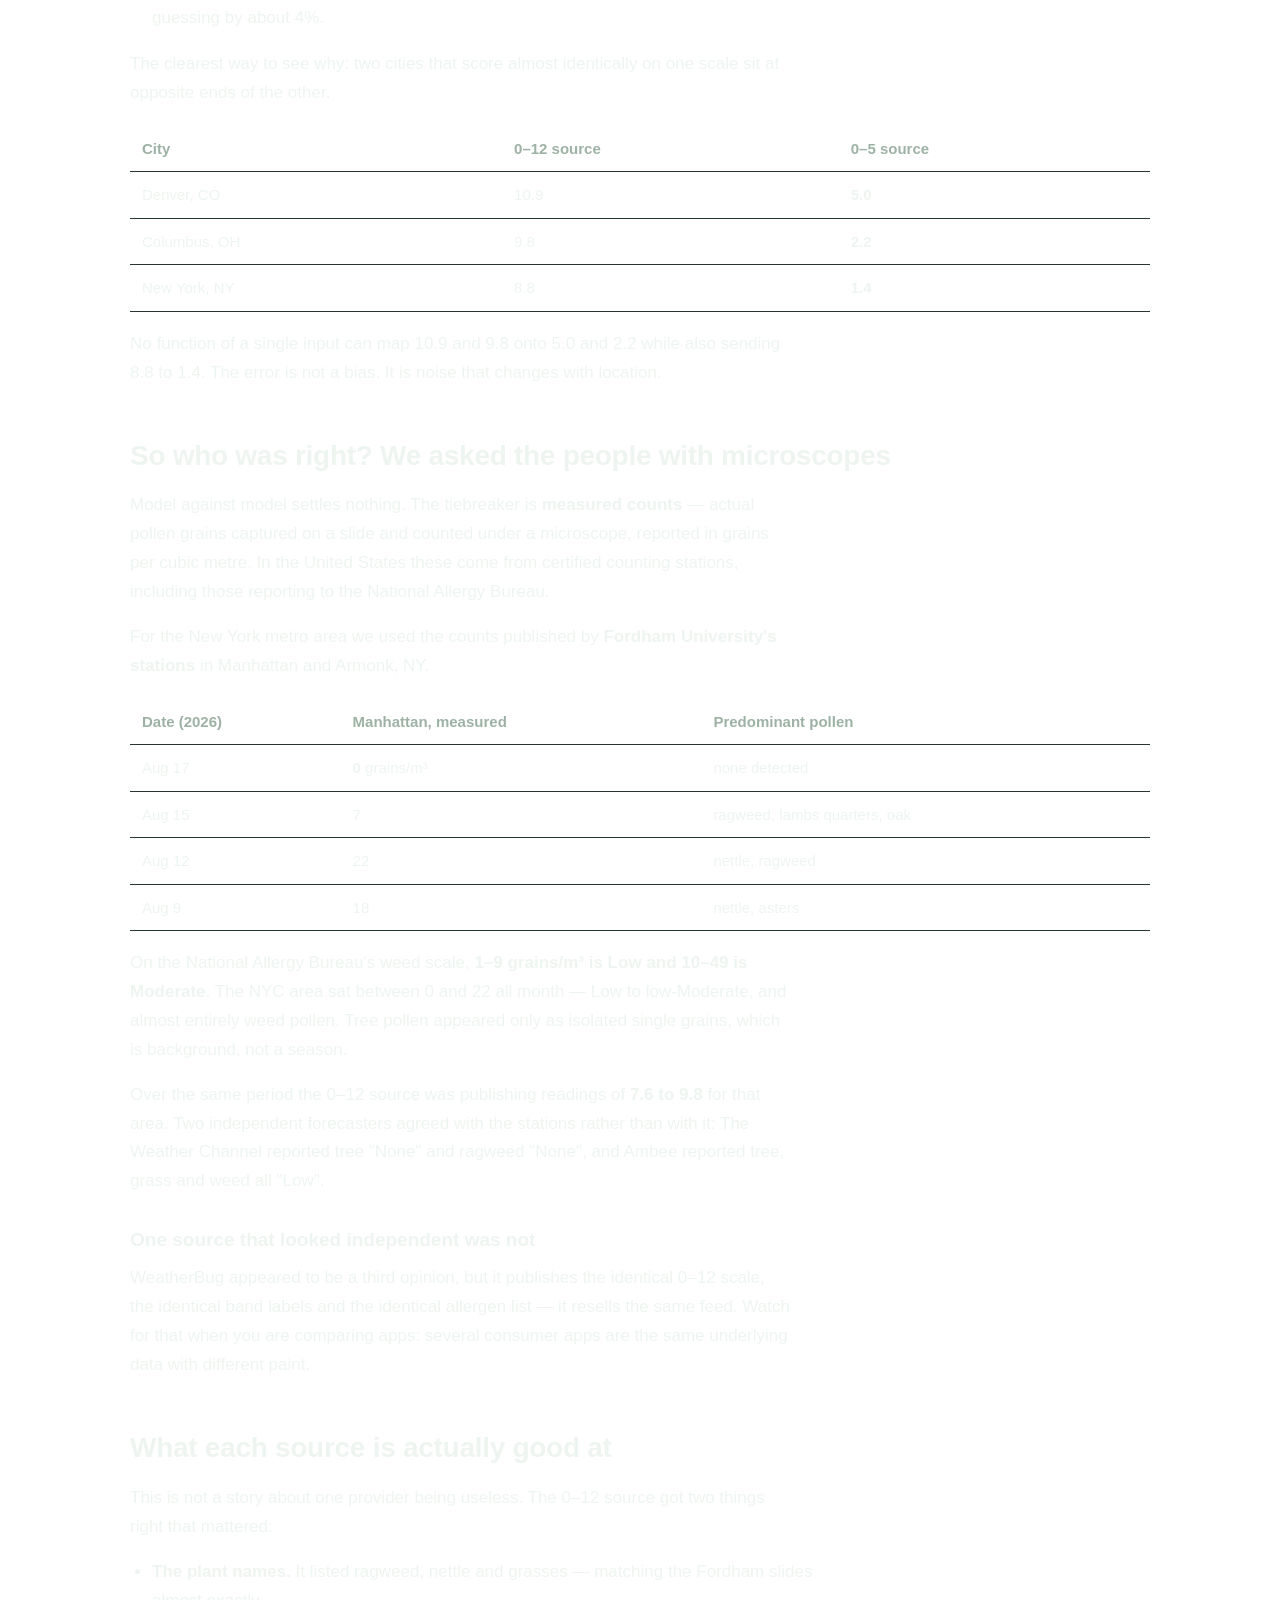
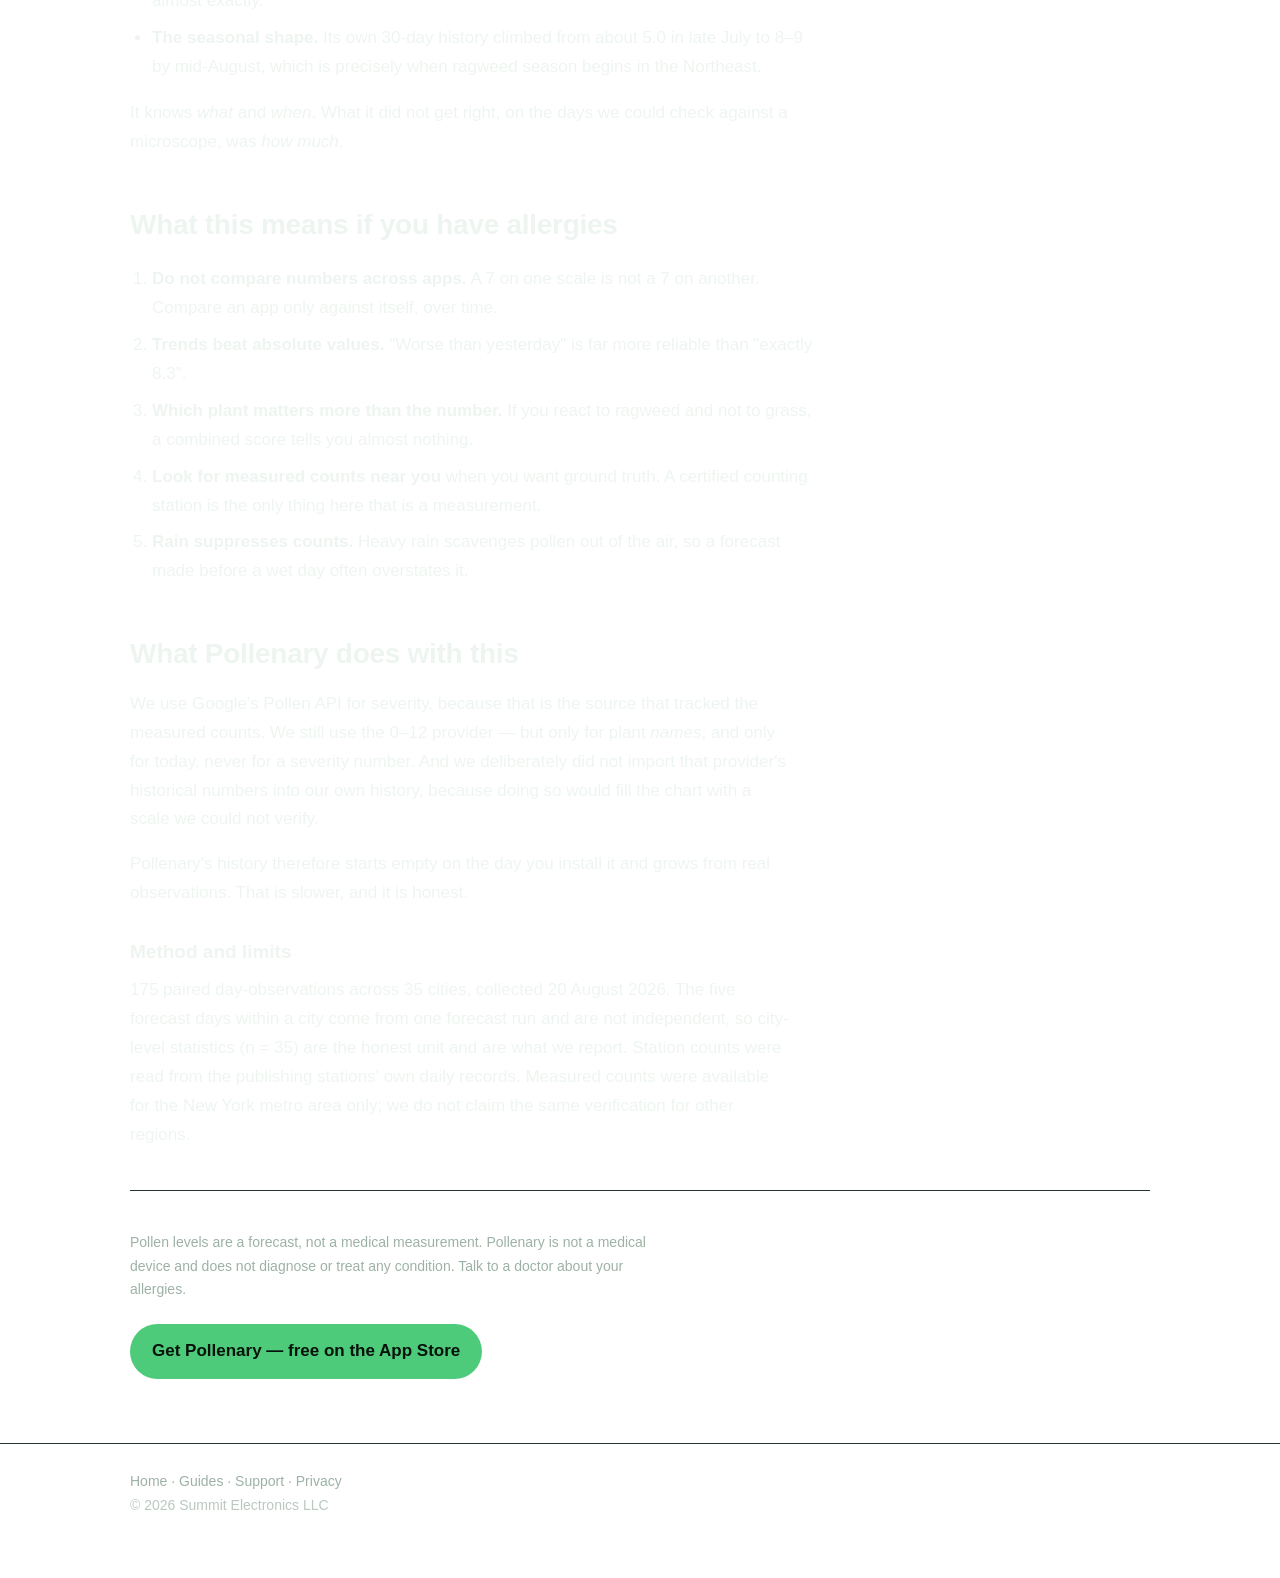
<file: blog/why-pollen-apps-disagree.html>
<!DOCTYPE html>
<html lang="en"><head>
<meta charset="UTF-8"><meta name="viewport" content="width=device-width, initial-scale=1.0">
<title>Why Do Pollen Apps Disagree? We Compared 175 Place-Days Against Real Pollen Counts</title>
<meta name="description" content="Two widely used pollen sources agreed on whether a day was bad only about half the time across 35 US cities. Here is the data, and what certified counting stations said.">
<link rel="canonical" href="https://pollenary.dancykier.com/blog/why-pollen-apps-disagree.html">
<link rel="icon" type="image/png" href="/assets/icon.png?v=1">
<meta property="og:type" content="article">
<meta property="og:title" content="Why Do Pollen Apps Disagree? We Compared 175 Place-Days Against Real Pollen Counts">
<meta property="og:description" content="Two widely used pollen sources agreed on whether a day was bad only about half the time across 35 US cities. Here is the data, and what certified counting stations said.">
<meta property="og:url" content="https://pollenary.dancykier.com/blog/why-pollen-apps-disagree.html">
<meta property="og:image" content="https://pollenary.dancykier.com/assets/01-today.jpg">
<meta name="twitter:card" content="summary_large_image">
<link rel="stylesheet" href="/assets/site.css?v=1">
<script type="application/ld+json">
{"@context":"https://schema.org","@type":"Article",
 "headline":"Why Do Pollen Apps Disagree? We Compared 175 Place-Days Against Real Pollen Counts",
 "description":"Two widely used pollen sources agreed on whether a day was bad only about half the time across 35 US cities. Here is the data, and what certified counting stations said.",
 "datePublished":"2026-08-25","dateModified":"2026-08-25",
 "author":{"@type":"Organization","name":"Pollenary"},
 "publisher":{"@type":"Organization","name":"Pollenary","logo":{"@type":"ImageObject","url":"https://pollenary.dancykier.com/assets/icon.png"}},
 "mainEntityOfPage":{"@type":"WebPage","@id":"https://pollenary.dancykier.com/blog/why-pollen-apps-disagree.html"}}
</script>
</head><body>
<header class="site"><div class="wrap">
  <a href="/" style="display:flex;align-items:center;gap:14px;color:inherit">
    <img src="/assets/icon.png" alt="Pollenary"><span class="brand">Pollenary</span></a>
  <nav><a href="/blog/">Guides</a><a href="/support.html">Support</a>
       <a href="https://apps.apple.com/us/app/id6775881137">Download</a></nav>
</div></header>
<main class="wrap"><article>
<h1>Why do pollen apps disagree?</h1>
<p class="meta">Original measurement · 175 place-days across 35 US cities · August 2026</p>

<p class="lede">Open two pollen apps on the same morning, in the same town, and you can be told "Very High" by one and "Low" by the other. That is not a bug in either app. It is what happens when almost every pollen number you see is a <strong>model forecast rather than a measurement</strong> — and different models disagree.</p>

<p>We ran into this while building <a href="/">Pollenary</a> and had to pick a source. Rather than guess, we measured. This page is what we found.</p>

<h2>The short answer</h2>
<blockquote>Most published pollen numbers are forecasts produced by models, not counts of actual grains in the air. Different providers use different models, different scales, and different definitions of "high" — so they routinely disagree, and the disagreement is not a constant offset you can correct for.</blockquote>

<h2>What we compared</h2>
<p>We collected paired daily readings for the same locations and dates from two widely used sources: a long-standing US pollen index reported on a 0–12 scale, and Google's Pollen API, which reports a 0–5 Universal Pollen Index per pollen type and per plant.</p>
<ul>
  <li><strong>175 place-days</strong> — 35 US cities × 5 forecast days</li>
  <li>Cities spread across every region: Northeast, Southeast, Midwest, Mountain, Southwest, Pacific Northwest and California</li>
  <li>Collected the same day, for the same coordinates</li>
</ul>

<h2>They disagree, badly</h2>
<table>
  <tr><th>Measure</th><th>Result</th></tr>
  <tr><td>Agreement on "is today bad?" (moderate or worse)</td><td><strong>51%</strong> — a coin flip</td></tr>
  <tr><td>Correlation between the two, city level</td><td>r = 0.51 (R² = 0.26)</td></tr>
  <tr><td>Rank-order agreement between cities</td><td>Spearman 0.54</td></tr>
</table>

<p>The distributions are pulled apart too. Of the same 175 place-days, the 0–12 source rated <strong>61% as High or Very High</strong>. The 0–5 source rated <strong>72% as Low or Very Low</strong>.</p>

<h2>You cannot simply rescale one to the other</h2>
<p>The obvious fix is to convert between the two scales. We tested that directly and it does not work.</p>
<ul>
  <li>The best possible straight-line fit removed only <strong>14%</strong> of the variation.</li>
  <li>Leave-one-out prediction error was <strong>0.64</strong> on a 0–5 scale. Ignoring the other source entirely and always printing the national average scored <strong>0.67</strong>. The conversion beats guessing by about 4%.</li>
</ul>
<p>The clearest way to see why: two cities that score almost identically on one scale sit at opposite ends of the other.</p>
<table>
  <tr><th>City</th><th>0–12 source</th><th>0–5 source</th></tr>
  <tr><td>Denver, CO</td><td>10.9</td><td><strong>5.0</strong></td></tr>
  <tr><td>Columbus, OH</td><td>9.8</td><td><strong>2.2</strong></td></tr>
  <tr><td>New York, NY</td><td>8.8</td><td><strong>1.4</strong></td></tr>
</table>
<p>No function of a single input can map 10.9 and 9.8 onto 5.0 and 2.2 while also sending 8.8 to 1.4. The error is not a bias. It is noise that changes with location.</p>

<h2>So who was right? We asked the people with microscopes</h2>
<p>Model against model settles nothing. The tiebreaker is <strong>measured counts</strong> — actual pollen grains captured on a slide and counted under a microscope, reported in grains per cubic metre. In the United States these come from certified counting stations, including those reporting to the National Allergy Bureau.</p>
<p>For the New York metro area we used the counts published by <strong>Fordham University's stations</strong> in Manhattan and Armonk, NY.</p>
<table>
  <tr><th>Date (2026)</th><th>Manhattan, measured</th><th>Predominant pollen</th></tr>
  <tr><td>Aug 17</td><td><strong>0</strong> grains/m³</td><td>none detected</td></tr>
  <tr><td>Aug 15</td><td>7</td><td>ragweed, lambs quarters, oak</td></tr>
  <tr><td>Aug 12</td><td>22</td><td>nettle, ragweed</td></tr>
  <tr><td>Aug 9</td><td>18</td><td>nettle, asters</td></tr>
</table>
<p>On the National Allergy Bureau's weed scale, <strong>1–9 grains/m³ is Low and 10–49 is Moderate</strong>. The NYC area sat between 0 and 22 all month — Low to low-Moderate, and almost entirely weed pollen. Tree pollen appeared only as isolated single grains, which is background, not a season.</p>
<p>Over the same period the 0–12 source was publishing readings of <strong>7.6 to 9.8</strong> for that area. Two independent forecasters agreed with the stations rather than with it: The Weather Channel reported tree "None" and ragweed "None", and Ambee reported tree, grass and weed all "Low".</p>

<h3>One source that looked independent was not</h3>
<p>WeatherBug appeared to be a third opinion, but it publishes the identical 0–12 scale, the identical band labels and the identical allergen list — it resells the same feed. Watch for that when you are comparing apps: several consumer apps are the same underlying data with different paint.</p>

<h2>What each source is actually good at</h2>
<p>This is not a story about one provider being useless. The 0–12 source got two things right that mattered:</p>
<ul>
  <li><strong>The plant names.</strong> It listed ragweed, nettle and grasses — matching the Fordham slides almost exactly.</li>
  <li><strong>The seasonal shape.</strong> Its own 30-day history climbed from about 5.0 in late July to 8–9 by mid-August, which is precisely when ragweed season begins in the Northeast.</li>
</ul>
<p>It knows <em>what</em> and <em>when</em>. What it did not get right, on the days we could check against a microscope, was <em>how much</em>.</p>

<h2>What this means if you have allergies</h2>
<ol>
  <li><strong>Do not compare numbers across apps.</strong> A 7 on one scale is not a 7 on another. Compare an app only against itself, over time.</li>
  <li><strong>Trends beat absolute values.</strong> "Worse than yesterday" is far more reliable than "exactly 8.3".</li>
  <li><strong>Which plant matters more than the number.</strong> If you react to ragweed and not to grass, a combined score tells you almost nothing.</li>
  <li><strong>Look for measured counts near you</strong> when you want ground truth. A certified counting station is the only thing here that is a measurement.</li>
  <li><strong>Rain suppresses counts.</strong> Heavy rain scavenges pollen out of the air, so a forecast made before a wet day often overstates it.</li>
</ol>

<h2>What Pollenary does with this</h2>
<p>We use Google's Pollen API for severity, because that is the source that tracked the measured counts. We still use the 0–12 provider — but only for plant <em>names</em>, and only for today, never for a severity number. And we deliberately did not import that provider's historical numbers into our own history, because doing so would fill the chart with a scale we could not verify.</p>
<p>Pollenary's history therefore starts empty on the day you install it and grows from real observations. That is slower, and it is honest.</p>

<h3>Method and limits</h3>
<p>175 paired day-observations across 35 cities, collected 20 August 2026. The five forecast days within a city come from one forecast run and are not independent, so city-level statistics (n = 35) are the honest unit and are what we report. Station counts were read from the publishing stations' own daily records. Measured counts were available for the New York metro area only; we do not claim the same verification for other regions.</p>
<hr style="border:0;border-top:1px solid var(--line);margin:40px 0">
<p class="note">Pollen levels are a forecast, not a medical measurement. Pollenary is not a medical device and does not diagnose or treat any condition. Talk to a doctor about your allergies.</p>
<p><a class="cta" href="https://apps.apple.com/us/app/id6775881137">Get Pollenary — free on the App Store</a></p>
</article></main>
<footer class="site"><div class="wrap">
<a href="/">Home</a> · <a href="/blog/">Guides</a> · <a href="/support.html">Support</a> · <a href="/privacy.html">Privacy</a><br>
<span style="opacity:.7">© 2026 Summit Electronics LLC</span>
</div></footer></body></html>
</file>
<file: assets/site.css>
:root{
  --bg:#0b1210; --bg2:#101a15; --card:#16211b; --line:#26362d;
  --ink:#eef5f0; --muted:#9db2a5; --accent:#4ecb7a; --accent2:#f2d04a; --warn:#f0803c;
  --radius:20px; --maxw:1060px;
}
*{box-sizing:border-box}
html{scroll-behavior:smooth}
body{margin:0;background:linear-gradient(180deg,var(--bg2),var(--bg)) fixed;color:var(--ink);
  font:17px/1.7 -apple-system,BlinkMacSystemFont,"Segoe UI",Roboto,Helvetica,Arial,sans-serif;
  -webkit-font-smoothing:antialiased}
.wrap{max-width:var(--maxw);margin:0 auto;padding:0 20px}
a{color:var(--accent);text-decoration:none}
a:hover{text-decoration:underline}
header.site{padding:20px 0;border-bottom:1px solid var(--line);position:sticky;top:0;
  background:rgba(11,18,16,.86);backdrop-filter:blur(12px);z-index:10}
header.site .wrap{display:flex;align-items:center;gap:14px}
header.site img{width:34px;height:34px;border-radius:9px}
header.site .brand{font-weight:700;font-size:18px;color:var(--ink)}
header.site nav{margin-left:auto;display:flex;gap:18px;font-size:15px}
header.site nav a{color:var(--muted)}
header.site nav a:hover{color:var(--ink)}
h1{font-size:clamp(30px,5vw,46px);line-height:1.15;letter-spacing:-.02em;margin:0 0 14px}
h2{font-size:clamp(21px,3vw,28px);letter-spacing:-.01em;margin:44px 0 12px}
h3{font-size:19px;margin:28px 0 8px}
p{margin:0 0 16px}
.lede{font-size:19px;color:var(--muted);max-width:64ch}
.hero{padding:56px 0 40px;display:grid;grid-template-columns:1.15fr .85fr;gap:40px;align-items:center}
@media(max-width:820px){.hero{grid-template-columns:1fr;gap:24px}}
.hero img.shot{width:100%;max-width:330px;border-radius:26px;display:block;margin:0 auto;
  box-shadow:0 24px 60px rgba(0,0,0,.5)}
.cta{display:inline-flex;align-items:center;gap:9px;background:var(--accent);color:#07120b;
  font-weight:700;padding:13px 22px;border-radius:999px;margin-top:6px}
.cta:hover{text-decoration:none;filter:brightness(1.07)}
.pill{display:inline-block;font-size:13px;color:var(--muted);border:1px solid var(--line);
  padding:5px 12px;border-radius:999px;margin-bottom:16px}
.grid{display:grid;gap:16px;grid-template-columns:repeat(auto-fit,minmax(240px,1fr));margin:20px 0}
.card{background:var(--card);border:1px solid var(--line);border-radius:var(--radius);padding:20px}
.card h3{margin:0 0 6px;font-size:17px}
.card p{margin:0;color:var(--muted);font-size:15px}
table{border-collapse:collapse;width:100%;margin:18px 0;font-size:15px}
th,td{text-align:left;padding:10px 12px;border-bottom:1px solid var(--line)}
th{color:var(--muted);font-weight:600}
.note{color:var(--muted);font-size:14px}
blockquote{margin:20px 0;padding:14px 18px;border-left:3px solid var(--accent);
  background:var(--card);border-radius:0 12px 12px 0;color:var(--ink)}
footer.site{margin-top:64px;border-top:1px solid var(--line);padding:26px 0 60px;color:var(--muted);font-size:14px}
footer.site a{color:var(--muted)}
article{max-width:none}
article p,article li{max-width:70ch}
article ul,article ol{padding-left:22px}
article li{margin:0 0 8px}
.meta{color:var(--muted);font-size:14px;margin-bottom:26px}
.postlist{list-style:none;padding:0;margin:24px 0}
.postlist li{border-bottom:1px solid var(--line);padding:16px 0}
.postlist a{font-size:18px;font-weight:600}
.postlist p{margin:4px 0 0;color:var(--muted);font-size:15px}
.faq{margin:8px 0 0}
.faq details{border:1px solid var(--line);border-radius:14px;padding:14px 18px;margin:10px 0;background:var(--card)}
.faq summary{cursor:pointer;font-weight:600}
.faq p{margin:10px 0 0;color:var(--muted)}
.shots{display:grid;grid-template-columns:repeat(auto-fit,minmax(170px,1fr));gap:14px;margin:26px 0}
.shots img{width:100%;border-radius:16px;border:1px solid var(--line)}
</file>
